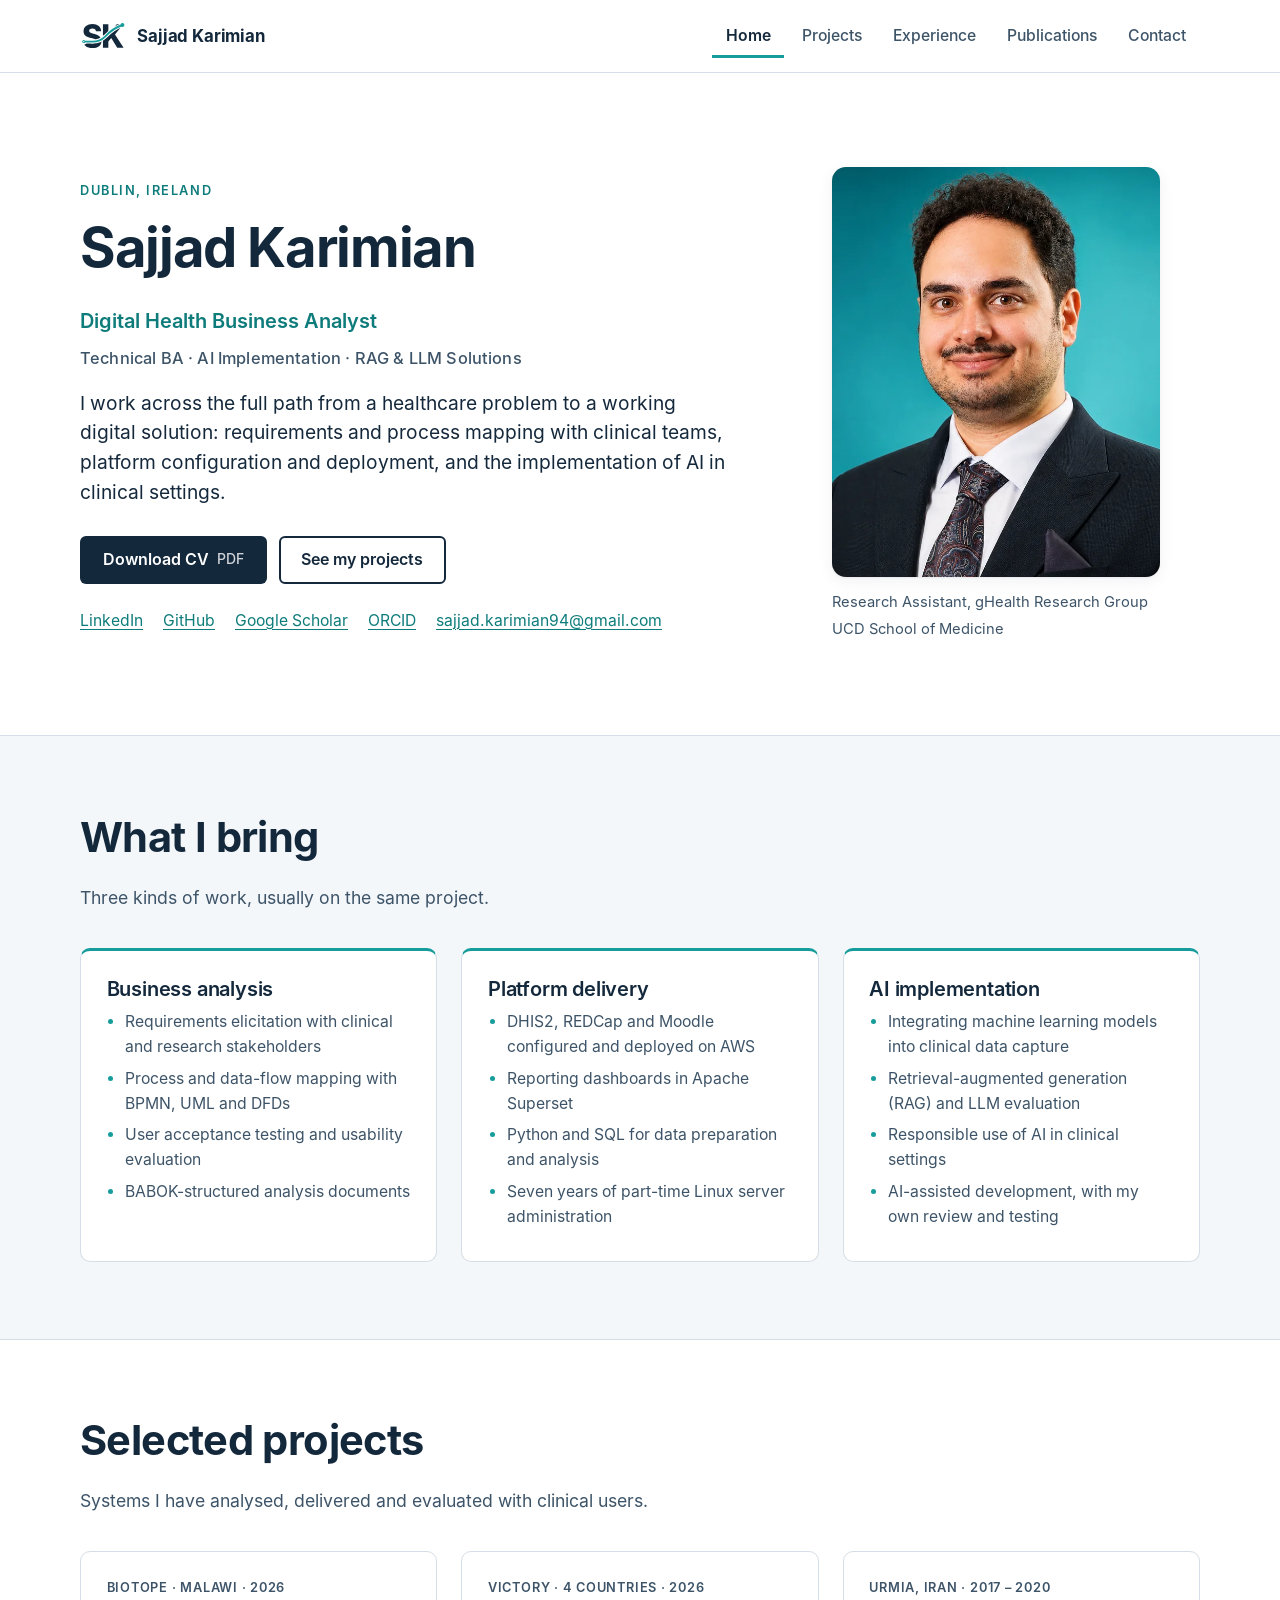
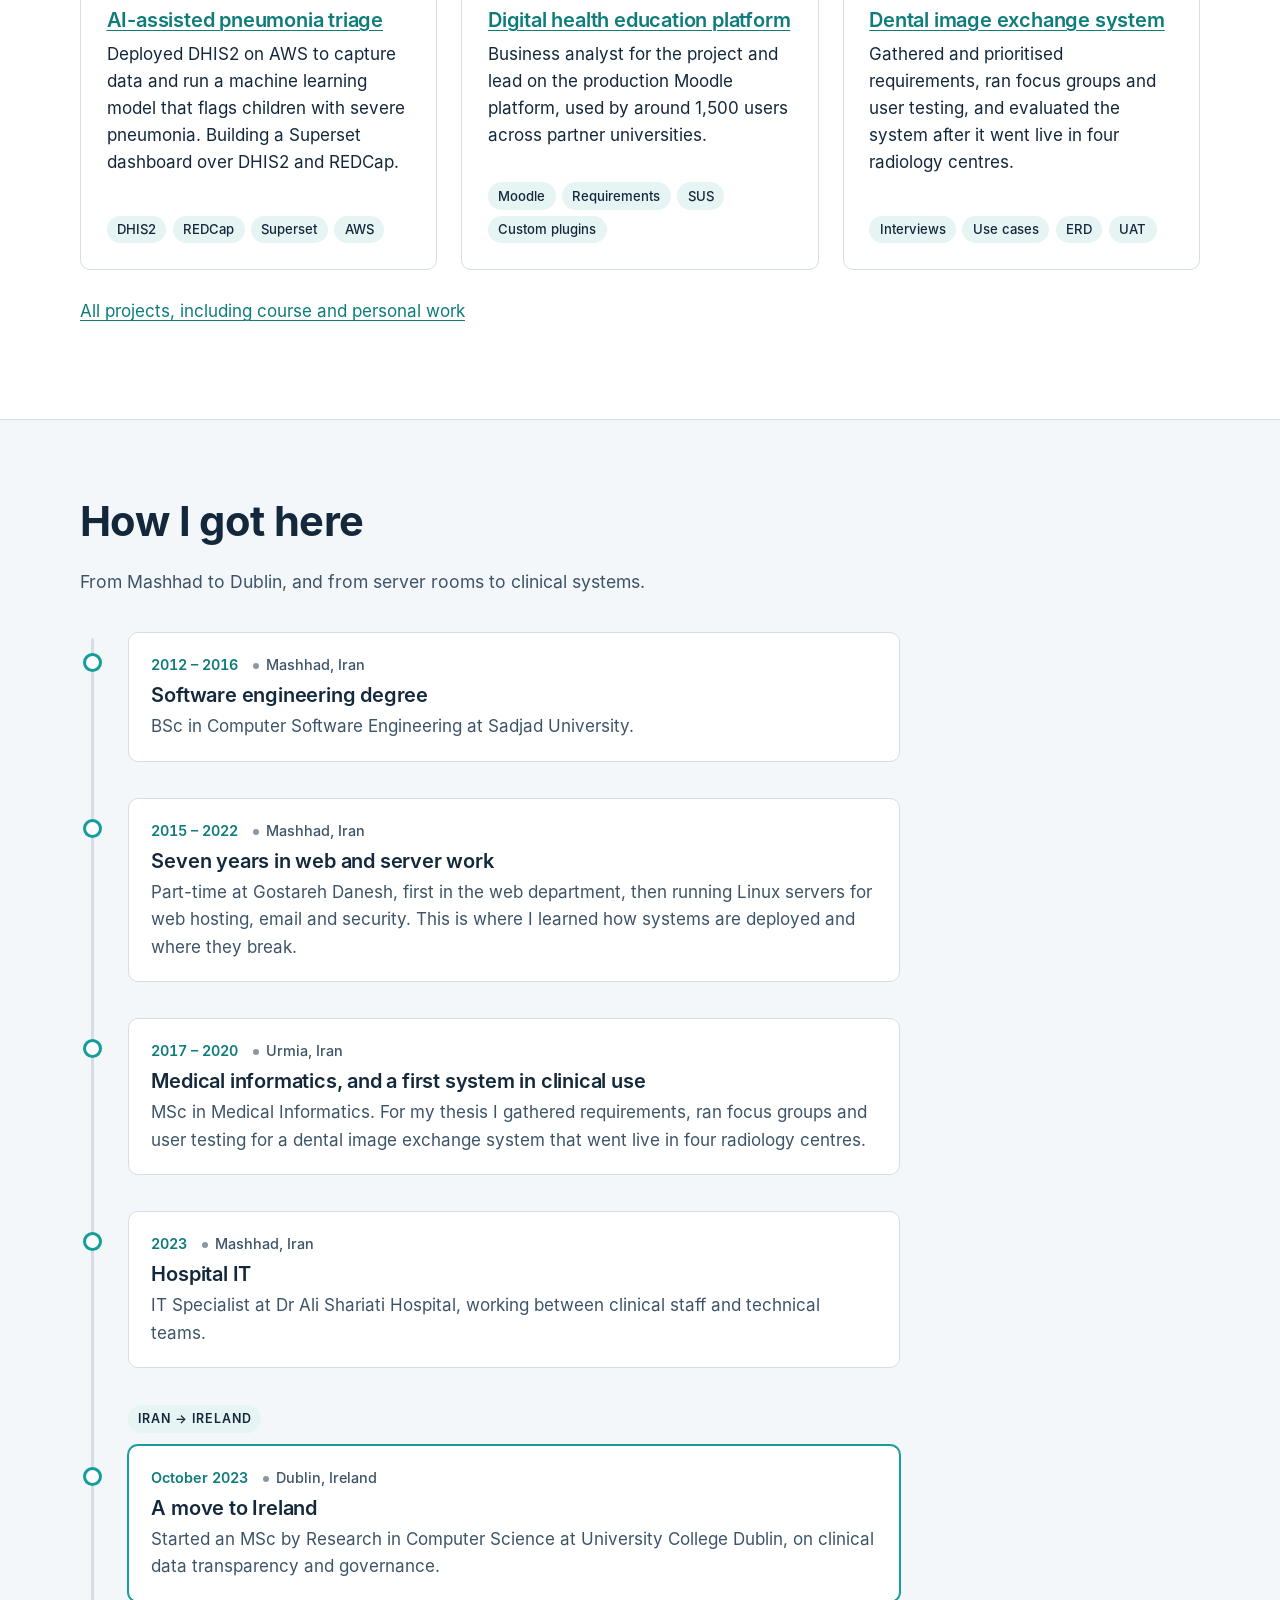
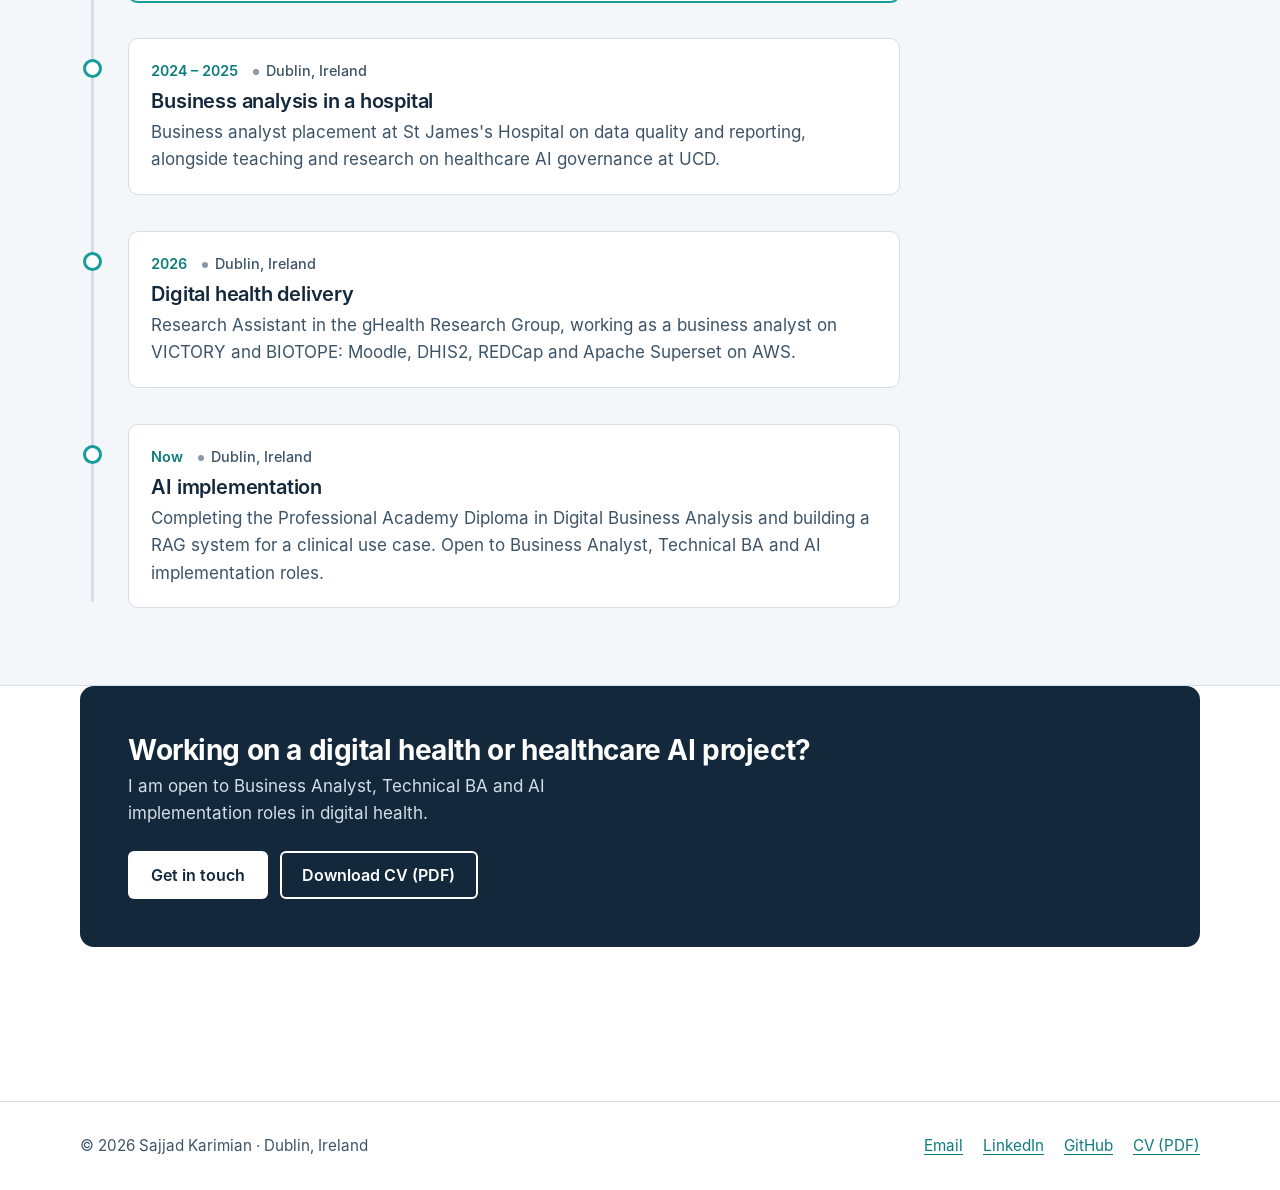
<file: index.html>
<!DOCTYPE html>
<html lang="en">
<head>
  <meta charset="utf-8">
  <meta name="viewport" content="width=device-width, initial-scale=1">
  <title>Sajjad Karimian | Digital Health Business Analyst</title>
  <meta name="description" content="Sajjad Karimian is a Digital Health Business Analyst in Dublin: requirements, platform delivery (DHIS2, REDCap, Moodle on AWS) and AI implementation in healthcare.">
  <link rel="canonical" href="https://www.sjka.site/">
  <meta property="og:type" content="website">
  <meta property="og:site_name" content="Sajjad Karimian">
  <meta property="og:title" content="Sajjad Karimian | Digital Health Business Analyst">
  <meta property="og:description" content="Sajjad Karimian is a Digital Health Business Analyst in Dublin: requirements, platform delivery (DHIS2, REDCap, Moodle on AWS) and AI implementation in healthcare.">
  <meta property="og:url" content="https://www.sjka.site/">
  <meta property="og:image" content="https://www.sjka.site/images/og-image.png">
  <meta name="twitter:card" content="summary_large_image">
  <meta name="theme-color" content="#14283C">
  <link rel="icon" href="/favicon.ico" sizes="any">
  <link rel="icon" href="/favicon.svg" type="image/svg+xml">
  <link rel="apple-touch-icon" href="/apple-touch-icon.png">
  <link rel="manifest" href="/site.webmanifest">
  <link rel="preload" href="fonts/inter-regular.woff2" as="font" type="font/woff2" crossorigin>
  <link rel="preload" href="fonts/inter-bold.woff2" as="font" type="font/woff2" crossorigin>
  <link rel="stylesheet" href="styles/main.css">
</head>
<body>
  <a class="skip-link" href="#main">Skip to main content</a>
  <header class="site-header">
    <div class="container header-inner">
      <a class="brand" href="index.html" aria-label="Sajjad Karimian, home">
        <img src="images/brand/logo-mark.svg" alt="" width="46" height="27">
        <span>Sajjad Karimian</span>
      </a>
      <nav class="site-nav" aria-label="Main">
        <ul>
          <li><a href="index.html" aria-current="page">Home</a></li>
          <li><a href="projects.html">Projects</a></li>
          <li><a href="experience.html">Experience</a></li>
          <li><a href="publications.html">Publications</a></li>
          <li><a href="contact.html">Contact</a></li>
        </ul>
      </nav>
    </div>
  </header>

  <main id="main">

    <section class="hero" aria-labelledby="hero-title">
      <div class="container hero-grid">
        <div>
          <span class="eyebrow">Dublin, Ireland</span>
          <h1 id="hero-title">Sajjad Karimian</h1>
          <p class="role">Digital Health Business Analyst</p>
          <p class="role-sub">Technical BA · AI Implementation · RAG &amp; LLM Solutions</p>
          <p class="lead">I work across the full path from a healthcare problem to a working digital solution: requirements and process mapping with clinical teams, platform configuration and deployment, and the implementation of AI in clinical settings.</p>
          <div class="btn-row">
            <a class="btn btn-primary" href="files/Sajjad_Karimian_CV.pdf">Download CV <span class="visually-hidden">(PDF, 3 pages)</span><span aria-hidden="true" class="small" style="font-weight:500;opacity:.8">PDF</span></a>
            <a class="btn btn-secondary" href="projects.html">See my projects</a>
          </div>
          <ul class="hero-links" aria-label="Profiles">
            <li><a href="https://www.linkedin.com/in/sajjad-karimian">LinkedIn</a></li>
            <li><a href="https://github.com/sajjadkarimian">GitHub</a></li>
            <li><a href="https://tinyurl.com/sajjadgoogle">Google Scholar</a></li>
            <li><a href="https://orcid.org/0000-0002-9772-144X">ORCID</a></li>
            <li><a href="mailto:sajjad.karimian94@gmail.com">sajjad.karimian94@gmail.com</a></li>
          </ul>
        </div>
        <figure class="hero-photo">
          <picture>
            <source srcset="images/profile.webp" type="image/webp">
            <img src="images/profile.jpg" width="640" height="800" alt="Portrait of Sajjad Karimian in a dark suit and tie">
          </picture>
          <figcaption><span>Research Assistant, gHealth Research Group</span><span>UCD School of Medicine</span></figcaption>
        </figure>
      </div>
    </section>

    <section class="section section-alt" aria-labelledby="what-title">
      <div class="container">
        <div class="section-head">
          <h2 id="what-title">What I bring</h2>
          <p>Three kinds of work, usually on the same project.</p>
        </div>
        <div class="grid-3">
          <article class="card capability">
            <h3>Business analysis</h3>
            <ul>
              <li>Requirements elicitation with clinical and research stakeholders</li>
              <li>Process and data-flow mapping with BPMN, UML and DFDs</li>
              <li>User acceptance testing and usability evaluation</li>
              <li>BABOK-structured analysis documents</li>
            </ul>
          </article>
          <article class="card capability">
            <h3>Platform delivery</h3>
            <ul>
              <li>DHIS2, REDCap and Moodle configured and deployed on AWS</li>
              <li>Reporting dashboards in Apache Superset</li>
              <li>Python and SQL for data preparation and analysis</li>
              <li>Seven years of part-time Linux server administration</li>
            </ul>
          </article>
          <article class="card capability">
            <h3>AI implementation</h3>
            <ul>
              <li>Integrating machine learning models into clinical data capture</li>
              <li>Retrieval-augmented generation (RAG) and LLM evaluation</li>
              <li>Responsible use of AI in clinical settings</li>
              <li>AI-assisted development, with my own review and testing</li>
            </ul>
          </article>
        </div>
      </div>
    </section>

    <section class="section" aria-labelledby="work-title">
      <div class="container">
        <div class="section-head">
          <h2 id="work-title">Selected projects</h2>
          <p>Systems I have analysed, delivered and evaluated with clinical users.</p>
        </div>
        <div class="grid-3">
          <article class="card work-card">
            <span class="tag">BIOTOPE · Malawi · 2026</span>
            <h3><a href="projects.html#biotope">AI-assisted pneumonia triage</a></h3>
            <p>Deployed DHIS2 on AWS to capture data and run a machine learning model that flags children with severe pneumonia. Building a Superset dashboard over DHIS2 and REDCap.</p>
            <div class="stack"><ul class="chips" aria-label="Tools and methods"><li>DHIS2</li><li>REDCap</li><li>Superset</li><li>AWS</li></ul></div>
          </article>
          <article class="card work-card">
            <span class="tag">VICTORY · 4 countries · 2026</span>
            <h3><a href="projects.html#victory">Digital health education platform</a></h3>
            <p>Business analyst for the project and lead on the production Moodle platform, used by around 1,500 users across partner universities.</p>
            <div class="stack"><ul class="chips" aria-label="Tools and methods"><li>Moodle</li><li>Requirements</li><li>SUS</li><li>Custom plugins</li></ul></div>
          </article>
          <article class="card work-card">
            <span class="tag">Urmia, Iran · 2017 – 2020</span>
            <h3><a href="projects.html#dental">Dental image exchange system</a></h3>
            <p>Gathered and prioritised requirements, ran focus groups and user testing, and evaluated the system after it went live in four radiology centres.</p>
            <div class="stack"><ul class="chips" aria-label="Tools and methods"><li>Interviews</li><li>Use cases</li><li>ERD</li><li>UAT</li></ul></div>
          </article>
        </div>
        <p style="margin-top:1.75rem"><a href="projects.html">All projects, including course and personal work</a></p>
      </div>
    </section>

    <section class="section section-alt story" aria-labelledby="story-title">
      <div class="container">
        <div class="section-head">
          <h2 id="story-title">How I got here</h2>
          <p>From Mashhad to Dublin, and from server rooms to clinical systems.</p>
        </div>
        <div class="story-wrap">
          <div class="story-track" aria-hidden="true"><div class="story-fill"></div></div>
          <ol class="story-list">
          <li class="story-step">
            <div class="story-marker" aria-hidden="true"></div>
            <div class="story-card">
              <p class="story-meta"><span class="story-when">2012 – 2016</span><span class="story-place">Mashhad, Iran</span></p>
              <h3>Software engineering degree</h3>
              <p>BSc in Computer Software Engineering at Sadjad University.</p>
            </div>
          </li>
          <li class="story-step">
            <div class="story-marker" aria-hidden="true"></div>
            <div class="story-card">
              <p class="story-meta"><span class="story-when">2015 – 2022</span><span class="story-place">Mashhad, Iran</span></p>
              <h3>Seven years in web and server work</h3>
              <p>Part-time at Gostareh Danesh, first in the web department, then running Linux servers for web hosting, email and security. This is where I learned how systems are deployed and where they break.</p>
            </div>
          </li>
          <li class="story-step">
            <div class="story-marker" aria-hidden="true"></div>
            <div class="story-card">
              <p class="story-meta"><span class="story-when">2017 – 2020</span><span class="story-place">Urmia, Iran</span></p>
              <h3>Medical informatics, and a first system in clinical use</h3>
              <p>MSc in Medical Informatics. For my thesis I gathered requirements, ran focus groups and user testing for a dental image exchange system that went live in four radiology centres.</p>
            </div>
          </li>
          <li class="story-step">
            <div class="story-marker" aria-hidden="true"></div>
            <div class="story-card">
              <p class="story-meta"><span class="story-when">2023</span><span class="story-place">Mashhad, Iran</span></p>
              <h3>Hospital IT</h3>
              <p>IT Specialist at Dr Ali Shariati Hospital, working between clinical staff and technical teams.</p>
            </div>
          </li>
          <li class="story-step" data-move="true">
            <div class="story-marker" aria-hidden="true"></div>
            <div class="story-card">
              <p class="story-meta"><span class="story-when">October 2023</span><span class="story-place">Dublin, Ireland</span></p>
              <h3>A move to Ireland</h3>
              <p>Started an MSc by Research in Computer Science at University College Dublin, on clinical data transparency and governance.</p>
            </div>
          </li>
          <li class="story-step">
            <div class="story-marker" aria-hidden="true"></div>
            <div class="story-card">
              <p class="story-meta"><span class="story-when">2024 – 2025</span><span class="story-place">Dublin, Ireland</span></p>
              <h3>Business analysis in a hospital</h3>
              <p>Business analyst placement at St James's Hospital on data quality and reporting, alongside teaching and research on healthcare AI governance at UCD.</p>
            </div>
          </li>
          <li class="story-step">
            <div class="story-marker" aria-hidden="true"></div>
            <div class="story-card">
              <p class="story-meta"><span class="story-when">2026</span><span class="story-place">Dublin, Ireland</span></p>
              <h3>Digital health delivery</h3>
              <p>Research Assistant in the gHealth Research Group, working as a business analyst on VICTORY and BIOTOPE: Moodle, DHIS2, REDCap and Apache Superset on AWS.</p>
            </div>
          </li>
          <li class="story-step">
            <div class="story-marker" aria-hidden="true"></div>
            <div class="story-card">
              <p class="story-meta"><span class="story-when">Now</span><span class="story-place">Dublin, Ireland</span></p>
              <h3>AI implementation</h3>
              <p>Completing the Professional Academy Diploma in Digital Business Analysis and building a RAG system for a clinical use case. Open to Business Analyst, Technical BA and AI implementation roles.</p>
            </div>
          </li>
          </ol>
        </div>
      </div>
    </section>

    <section class="section" aria-labelledby="cta-title" style="padding-top:0">
      <div class="container">
        <div class="cta-band">
          <div>
            <h2 id="cta-title">Working on a digital health or healthcare AI project?</h2>
            <p>I am open to Business Analyst, Technical BA and AI implementation roles in digital health.</p>
          </div>
          <div class="btn-row">
            <a class="btn btn-primary" href="contact.html">Get in touch</a>
            <a class="btn btn-secondary" href="files/Sajjad_Karimian_CV.pdf">Download CV (PDF)</a>
          </div>
        </div>
      </div>
    </section>
  </main>

  <footer class="site-footer">
    <div class="container footer-inner">
      <p style="margin:0">© 2026 Sajjad Karimian · Dublin, Ireland</p>
      <ul>
        <li><a href="mailto:sajjad.karimian94@gmail.com">Email</a></li>
        <li><a href="https://www.linkedin.com/in/sajjad-karimian">LinkedIn</a></li>
        <li><a href="https://github.com/sajjadkarimian">GitHub</a></li>
        <li><a href="files/Sajjad_Karimian_CV.pdf">CV (PDF)</a></li>
      </ul>
    </div>
  </footer>
  <script>
  (function () {
    var wrap = document.querySelector(".story-wrap");
    if (!wrap) return;
    var steps = wrap.querySelectorAll(".story-step");
    var fill = wrap.querySelector(".story-fill");
    var reduce = window.matchMedia("(prefers-reduced-motion: reduce)").matches;
    if (reduce || !("IntersectionObserver" in window)) {
      steps.forEach(function (s) { s.classList.add("is-visible"); });
      fill.style.transform = "scaleY(1)";
      return;
    }
    document.documentElement.classList.add("story-js");
    var io = new IntersectionObserver(function (entries) {
      entries.forEach(function (e) { if (e.isIntersecting) { e.target.classList.add("is-visible"); io.unobserve(e.target); } });
    }, { rootMargin: "0px 0px -20% 0px", threshold: 0.15 });
    steps.forEach(function (s) { io.observe(s); });
    var ticking = false;
    function update() {
      var r = wrap.getBoundingClientRect();
      var vh = window.innerHeight;
      var p = (vh * 0.6 - r.top) / r.height;
      p = Math.max(0, Math.min(1, p));
      fill.style.transform = "scaleY(" + p.toFixed(3) + ")";
      steps.forEach(function (s) {
        var sr = s.getBoundingClientRect();
        s.classList.toggle("is-current", sr.top < vh * 0.6 && sr.bottom > vh * 0.6);
      });
      ticking = false;
    }
    window.addEventListener("scroll", function () { if (!ticking) { ticking = true; requestAnimationFrame(update); } }, { passive: true });
    window.addEventListener("resize", update);
    update();
  })();
  </script>
</body>
</html>
</file>
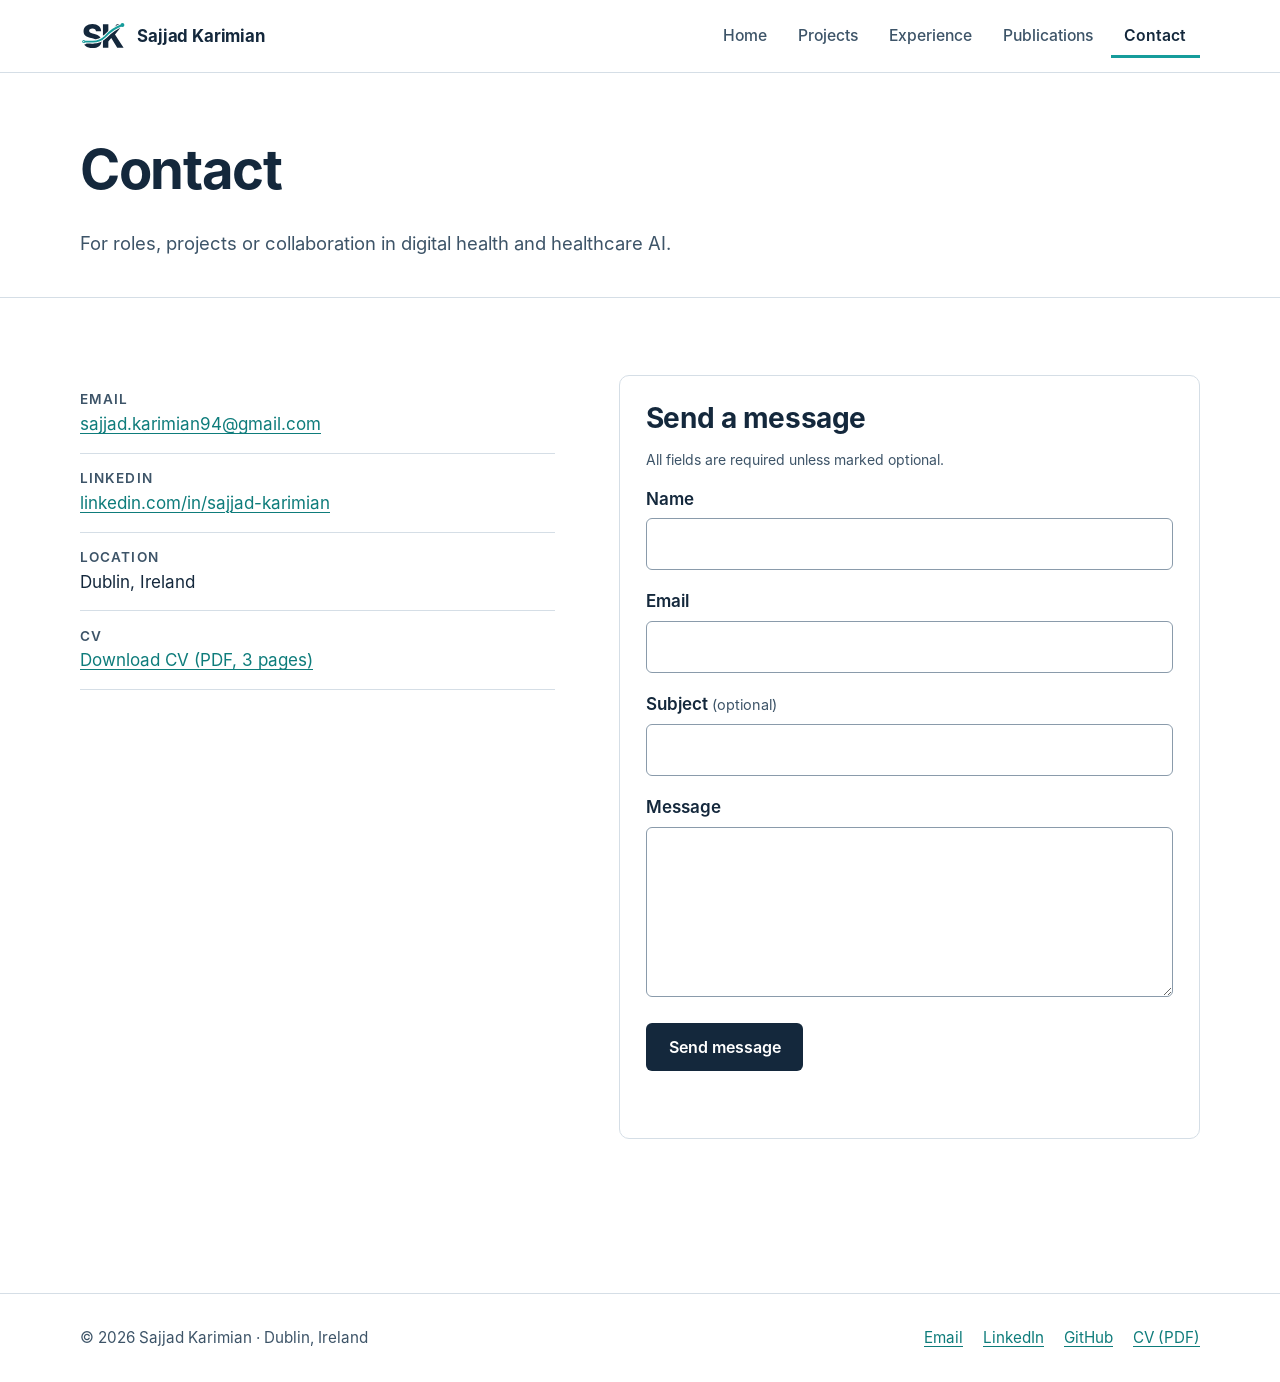
<file: contact.html>
<!DOCTYPE html>
<html lang="en">
<head>
  <meta charset="utf-8">
  <meta name="viewport" content="width=device-width, initial-scale=1">
  <title>Contact | Sajjad Karimian</title>
  <meta name="description" content="Contact Sajjad Karimian about Business Analyst, Technical BA and AI implementation roles in digital health.">
  <link rel="canonical" href="https://www.sjka.site/contact.html">
  <meta property="og:type" content="website">
  <meta property="og:site_name" content="Sajjad Karimian">
  <meta property="og:title" content="Contact | Sajjad Karimian">
  <meta property="og:description" content="Contact Sajjad Karimian about Business Analyst, Technical BA and AI implementation roles in digital health.">
  <meta property="og:url" content="https://www.sjka.site/contact.html">
  <meta property="og:image" content="https://www.sjka.site/images/og-image.png">
  <meta name="twitter:card" content="summary_large_image">
  <meta name="theme-color" content="#14283C">
  <link rel="icon" href="/favicon.ico" sizes="any">
  <link rel="icon" href="/favicon.svg" type="image/svg+xml">
  <link rel="apple-touch-icon" href="/apple-touch-icon.png">
  <link rel="manifest" href="/site.webmanifest">
  <link rel="preload" href="fonts/inter-regular.woff2" as="font" type="font/woff2" crossorigin>
  <link rel="preload" href="fonts/inter-bold.woff2" as="font" type="font/woff2" crossorigin>
  <link rel="stylesheet" href="styles/main.css">
</head>
<body>
  <a class="skip-link" href="#main">Skip to main content</a>
  <header class="site-header">
    <div class="container header-inner">
      <a class="brand" href="index.html" aria-label="Sajjad Karimian, home">
        <img src="images/brand/logo-mark.svg" alt="" width="46" height="27">
        <span>Sajjad Karimian</span>
      </a>
      <nav class="site-nav" aria-label="Main">
        <ul>
          <li><a href="index.html">Home</a></li>
          <li><a href="projects.html">Projects</a></li>
          <li><a href="experience.html">Experience</a></li>
          <li><a href="publications.html">Publications</a></li>
          <li><a href="contact.html" aria-current="page">Contact</a></li>
        </ul>
      </nav>
    </div>
  </header>

  <main id="main">

    <section class="page-intro">
      <div class="container">
        <h1>Contact</h1>
        <p>For roles, projects or collaboration in digital health and healthcare AI.</p>
      </div>
    </section>
    <section class="section">
      <div class="container contact-grid">
        <div>
          <h2 class="visually-hidden">Contact details</h2>
          <ul class="contact-details">
            <li><span class="label">Email</span><a href="mailto:sajjad.karimian94@gmail.com">sajjad.karimian94@gmail.com</a></li>
            <li><span class="label">LinkedIn</span><a href="https://www.linkedin.com/in/sajjad-karimian">linkedin.com/in/sajjad-karimian</a></li>
            <li><span class="label">Location</span>Dublin, Ireland</li>
            <li><span class="label">CV</span><a href="files/Sajjad_Karimian_CV.pdf">Download CV (PDF, 3 pages)</a></li>
          </ul>
        </div>
        <form id="contact-form" class="card" novalidate aria-labelledby="form-title">
          <h2 id="form-title" style="font-size:var(--step-2)">Send a message</h2>
          <p class="muted small">All fields are required unless marked optional.</p>
          <div class="form-field"><label for="cf-name">Name</label><input class="input" id="cf-name" name="name" type="text" autocomplete="name" required></div>
          <div class="form-field"><label for="cf-email">Email</label><input class="input" id="cf-email" name="email" type="email" autocomplete="email" required></div>
          <div class="form-field"><label for="cf-subject">Subject <span class="hint">(optional)</span></label><input class="input" id="cf-subject" name="subject" type="text"></div>
          <div class="form-field"><label for="cf-message">Message</label><textarea id="cf-message" name="message" required></textarea></div>
          <button id="submit-button" class="btn btn-primary" type="submit">Send message</button>
          <p id="form-status" class="form-status" role="status" aria-live="polite"></p>
        </form>
      </div>
    </section>
  </main>

  <footer class="site-footer">
    <div class="container footer-inner">
      <p style="margin:0">© 2026 Sajjad Karimian · Dublin, Ireland</p>
      <ul>
        <li><a href="mailto:sajjad.karimian94@gmail.com">Email</a></li>
        <li><a href="https://www.linkedin.com/in/sajjad-karimian">LinkedIn</a></li>
        <li><a href="https://github.com/sajjadkarimian">GitHub</a></li>
        <li><a href="files/Sajjad_Karimian_CV.pdf">CV (PDF)</a></li>
      </ul>
    </div>
  </footer>
  <script>
    const form = document.getElementById("contact-form");
    const statusEl = document.getElementById("form-status");
    const button = document.getElementById("submit-button");
    form.addEventListener("submit", async (event) => {
      event.preventDefault();
      statusEl.className = "form-status";
      const invalid = [...form.querySelectorAll("[required]")].find((f) => !f.checkValidity());
      form.querySelectorAll("[required]").forEach((f) => f.setAttribute("aria-invalid", String(!f.checkValidity())));
      if (invalid) {
        statusEl.textContent = invalid.type === "email" && invalid.value ? "Please enter a valid email address." : "Please fill in your " + form.querySelector('label[for="' + invalid.id + '"]').textContent.toLowerCase() + ".";
        statusEl.classList.add("error");
        invalid.focus();
        return;
      }
      button.disabled = true; button.textContent = "Sending…"; statusEl.textContent = "Sending your message…";
      try {
        const response = await fetch("https://formspree.io/f/mbdwyvjj", { method: "POST", body: new FormData(form), headers: { Accept: "application/json" } });
        if (response.ok) { statusEl.textContent = "Thank you. Your message has been sent."; statusEl.classList.add("success"); form.reset(); }
        else { statusEl.textContent = "The message could not be sent. Please email me directly."; statusEl.classList.add("error"); }
      } catch (e) {
        statusEl.textContent = "Network error. Please try again or email me directly."; statusEl.classList.add("error");
      }
      button.disabled = false; button.textContent = "Send message";
    });
  </script>
</body>
</html>
</file>
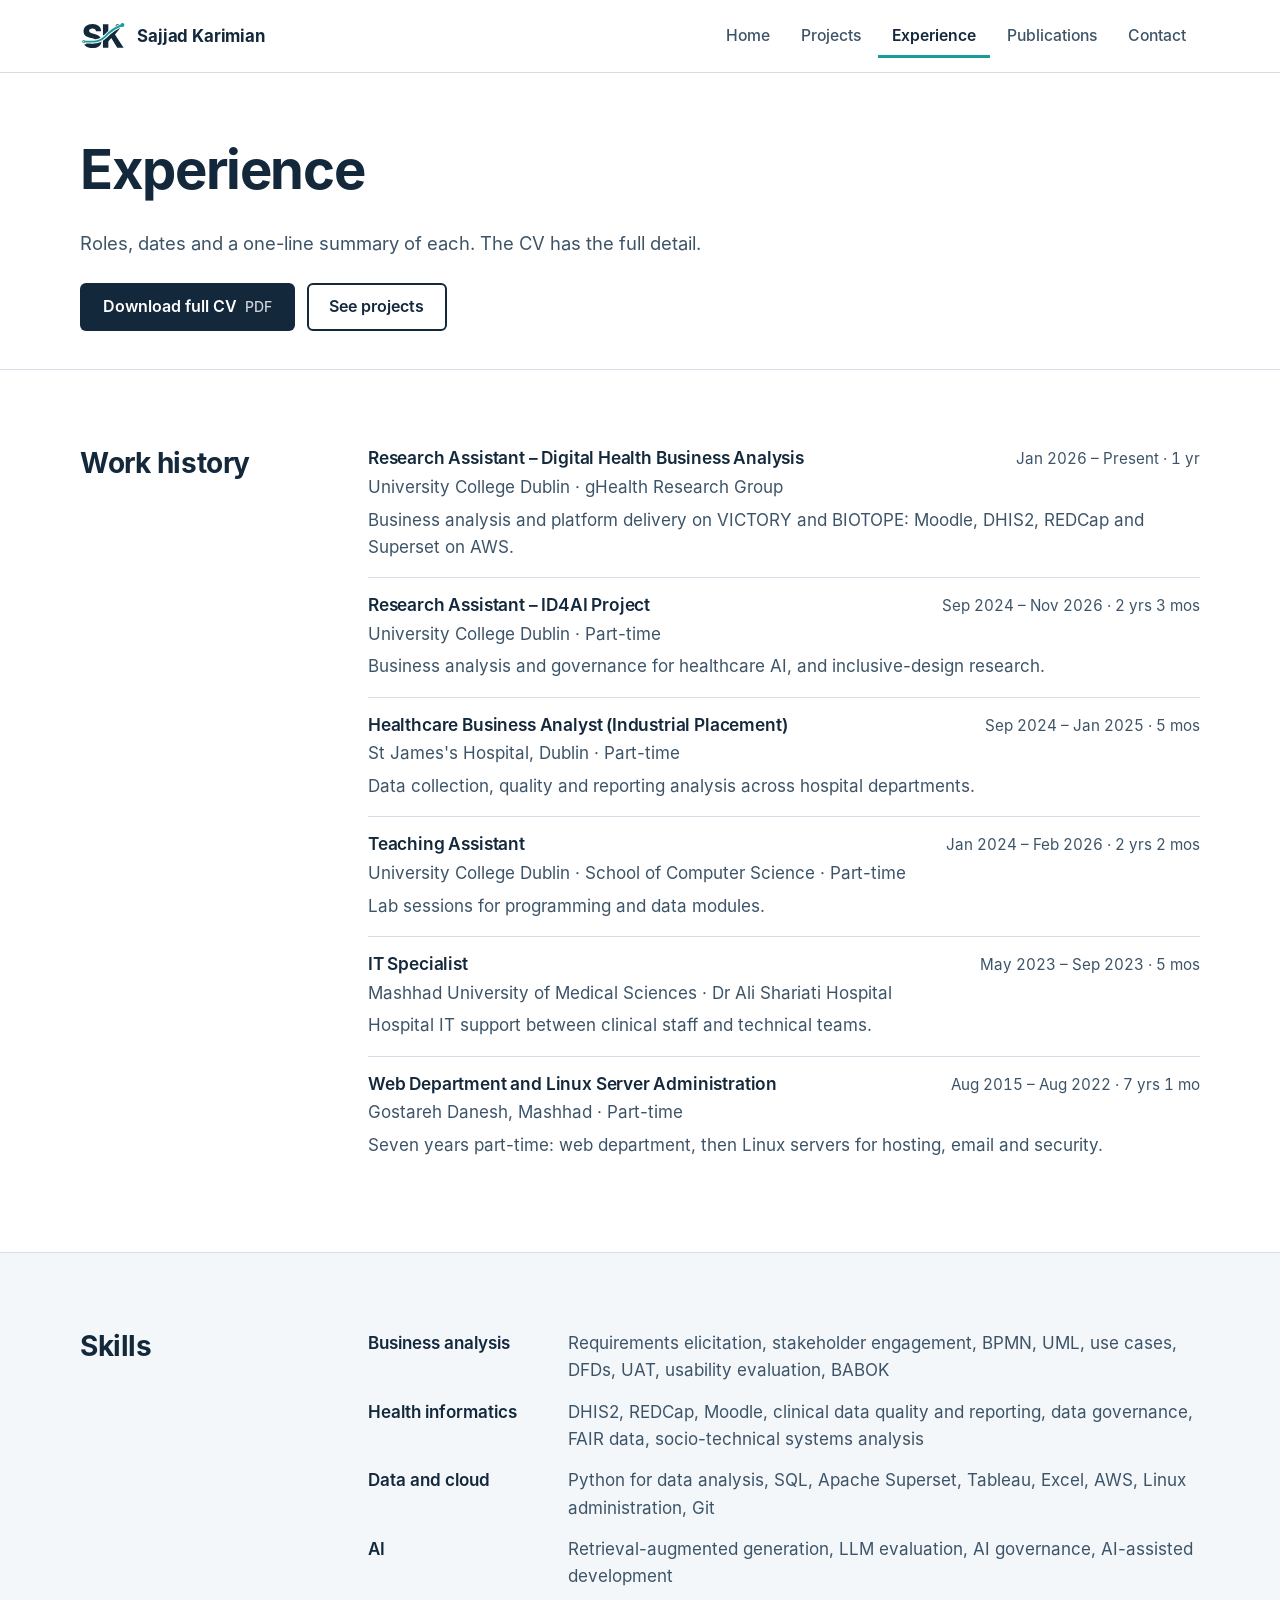
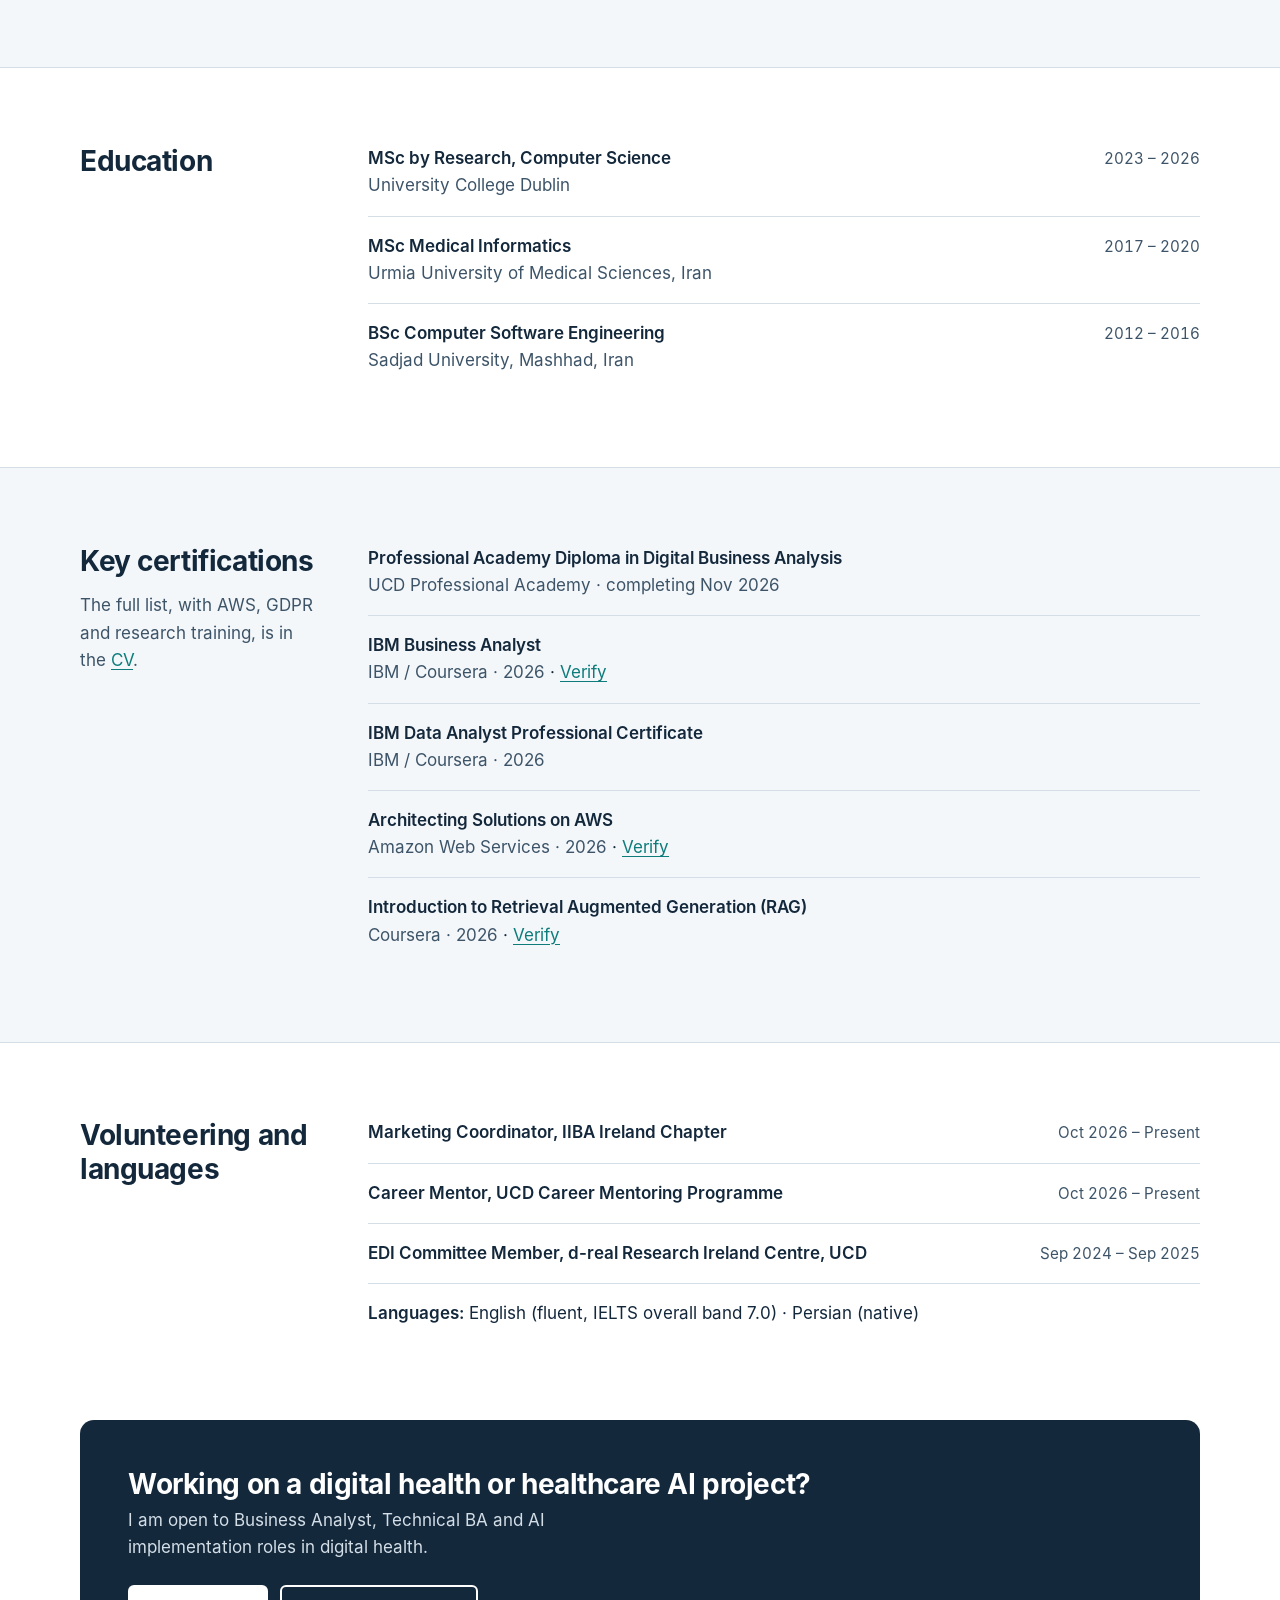
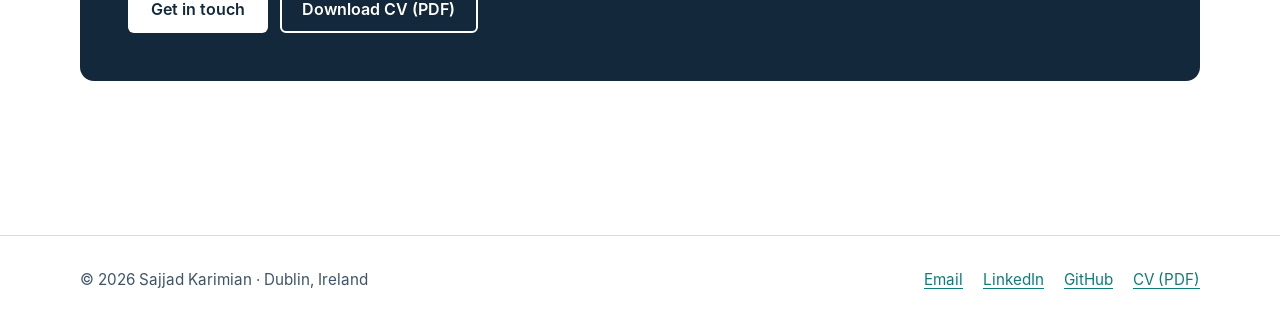
<file: experience.html>
<!DOCTYPE html>
<html lang="en">
<head>
  <meta charset="utf-8">
  <meta name="viewport" content="width=device-width, initial-scale=1">
  <title>Experience | Sajjad Karimian</title>
  <meta name="description" content="Experience, skills, education and certifications of Sajjad Karimian, Digital Health Business Analyst at University College Dublin.">
  <link rel="canonical" href="https://www.sjka.site/experience.html">
  <meta property="og:type" content="website">
  <meta property="og:site_name" content="Sajjad Karimian">
  <meta property="og:title" content="Experience | Sajjad Karimian">
  <meta property="og:description" content="Experience, skills, education and certifications of Sajjad Karimian, Digital Health Business Analyst at University College Dublin.">
  <meta property="og:url" content="https://www.sjka.site/experience.html">
  <meta property="og:image" content="https://www.sjka.site/images/og-image.png">
  <meta name="twitter:card" content="summary_large_image">
  <meta name="theme-color" content="#14283C">
  <link rel="icon" href="/favicon.ico" sizes="any">
  <link rel="icon" href="/favicon.svg" type="image/svg+xml">
  <link rel="apple-touch-icon" href="/apple-touch-icon.png">
  <link rel="manifest" href="/site.webmanifest">
  <link rel="preload" href="fonts/inter-regular.woff2" as="font" type="font/woff2" crossorigin>
  <link rel="preload" href="fonts/inter-bold.woff2" as="font" type="font/woff2" crossorigin>
  <link rel="stylesheet" href="styles/main.css">
</head>
<body>
  <a class="skip-link" href="#main">Skip to main content</a>
  <header class="site-header">
    <div class="container header-inner">
      <a class="brand" href="index.html" aria-label="Sajjad Karimian, home">
        <img src="images/brand/logo-mark.svg" alt="" width="46" height="27">
        <span>Sajjad Karimian</span>
      </a>
      <nav class="site-nav" aria-label="Main">
        <ul>
          <li><a href="index.html">Home</a></li>
          <li><a href="projects.html">Projects</a></li>
          <li><a href="experience.html" aria-current="page">Experience</a></li>
          <li><a href="publications.html">Publications</a></li>
          <li><a href="contact.html">Contact</a></li>
        </ul>
      </nav>
    </div>
  </header>

  <main id="main">

    <section class="page-intro">
      <div class="container">
        <h1>Experience</h1>
        <p>Roles, dates and a one-line summary of each. The CV has the full detail.</p>
        <div class="btn-row" style="margin-top:1.5rem"><a class="btn btn-primary" href="files/Sajjad_Karimian_CV.pdf">Download full CV <span class="visually-hidden">(PDF, 3 pages)</span><span aria-hidden="true" class="small" style="font-weight:500;opacity:.8">PDF</span></a><a class="btn btn-secondary" href="projects.html">See projects</a></div>
      </div>
    </section>

    <section class="section" aria-labelledby="exp-title">
      <div class="container split">
        <div><h2 id="exp-title">Work history</h2></div>
        <ol class="plain-list job-list">
          <li>
            <div class="row-between"><h3>Research Assistant – Digital Health Business Analysis</h3><span class="when">Jan 2026 – Present · <span class="dur" data-start="2026-01">11 mos</span></span></div>
            <p class="tl-org" style="margin:.15rem 0 .35rem">University College Dublin · gHealth Research Group</p>
            <p class="muted" style="margin:0">Business analysis and platform delivery on VICTORY and BIOTOPE: Moodle, DHIS2, REDCap and Superset on AWS.</p>
          </li>
          <li>
            <div class="row-between"><h3>Research Assistant – ID4AI Project</h3><span class="when">Sep 2024 – Nov 2026 · <span class="dur">2 yrs 3 mos</span></span></div>
            <p class="tl-org" style="margin:.15rem 0 .35rem">University College Dublin · Part-time</p>
            <p class="muted" style="margin:0">Business analysis and governance for healthcare AI, and inclusive-design research.</p>
          </li>
          <li>
            <div class="row-between"><h3>Healthcare Business Analyst (Industrial Placement)</h3><span class="when">Sep 2024 – Jan 2025 · <span class="dur">5 mos</span></span></div>
            <p class="tl-org" style="margin:.15rem 0 .35rem">St James's Hospital, Dublin · Part-time</p>
            <p class="muted" style="margin:0">Data collection, quality and reporting analysis across hospital departments.</p>
          </li>
          <li>
            <div class="row-between"><h3>Teaching Assistant</h3><span class="when">Jan 2024 – Feb 2026 · <span class="dur">2 yrs 2 mos</span></span></div>
            <p class="tl-org" style="margin:.15rem 0 .35rem">University College Dublin · School of Computer Science · Part-time</p>
            <p class="muted" style="margin:0">Lab sessions for programming and data modules.</p>
          </li>
          <li>
            <div class="row-between"><h3>IT Specialist</h3><span class="when">May 2023 – Sep 2023 · <span class="dur">5 mos</span></span></div>
            <p class="tl-org" style="margin:.15rem 0 .35rem">Mashhad University of Medical Sciences · Dr Ali Shariati Hospital</p>
            <p class="muted" style="margin:0">Hospital IT support between clinical staff and technical teams.</p>
          </li>
          <li>
            <div class="row-between"><h3>Web Department and Linux Server Administration</h3><span class="when">Aug 2015 – Aug 2022 · <span class="dur">7 yrs 1 mo</span></span></div>
            <p class="tl-org" style="margin:.15rem 0 .35rem">Gostareh Danesh, Mashhad · Part-time</p>
            <p class="muted" style="margin:0">Seven years part-time: web department, then Linux servers for hosting, email and security.</p>
          </li>
        </ol>
      </div>
    </section>

    <section class="section section-alt" aria-labelledby="skills-title">
      <div class="container split">
        <div><h2 id="skills-title">Skills</h2></div>
        <dl class="kv">
          <dt>Business analysis</dt><dd>Requirements elicitation, stakeholder engagement, BPMN, UML, use cases, DFDs, UAT, usability evaluation, BABOK</dd>
          <dt>Health informatics</dt><dd>DHIS2, REDCap, Moodle, clinical data quality and reporting, data governance, FAIR data, socio-technical systems analysis</dd>
          <dt>Data and cloud</dt><dd>Python for data analysis, SQL, Apache Superset, Tableau, Excel, AWS, Linux administration, Git</dd>
          <dt>AI</dt><dd>Retrieval-augmented generation, LLM evaluation, AI governance, AI-assisted development</dd>
        </dl>
      </div>
    </section>

    <section class="section" aria-labelledby="edu-title">
      <div class="container split">
        <div><h2 id="edu-title">Education</h2></div>
        <ul class="plain-list">
          <li><div class="row-between"><strong>MSc by Research, Computer Science</strong><span class="when">2023 – 2026</span></div><span class="muted">University College Dublin</span></li>
          <li><div class="row-between"><strong>MSc Medical Informatics</strong><span class="when">2017 – 2020</span></div><span class="muted">Urmia University of Medical Sciences, Iran</span></li>
          <li><div class="row-between"><strong>BSc Computer Software Engineering</strong><span class="when">2012 – 2016</span></div><span class="muted">Sadjad University, Mashhad, Iran</span></li>
        </ul>
      </div>
    </section>

    <section class="section section-alt" aria-labelledby="cert-title">
      <div class="container split">
        <div><h2 id="cert-title">Key certifications</h2><p class="muted">The full list, with AWS, GDPR and research training, is in the <a href="files/Sajjad_Karimian_CV.pdf">CV</a>.</p></div>
        <ul class="plain-list"><li><strong>Professional Academy Diploma in Digital Business Analysis</strong><br><span class="muted">UCD Professional Academy · completing Nov 2026</span></li><li><strong>IBM Business Analyst</strong><br><span class="muted">IBM / Coursera · 2026</span> · <a href="https://www.coursera.org/account/accomplishments/specialization/4TPGEYSSFHPP">Verify<span class="visually-hidden"> IBM Business Analyst</span></a></li><li><strong>IBM Data Analyst Professional Certificate</strong><br><span class="muted">IBM / Coursera · 2026</span></li><li><strong>Architecting Solutions on AWS</strong><br><span class="muted">Amazon Web Services · 2026</span> · <a href="https://www.coursera.org/account/accomplishments/records/4U0XR594T192">Verify<span class="visually-hidden"> Architecting Solutions on AWS</span></a></li><li><strong>Introduction to Retrieval Augmented Generation (RAG)</strong><br><span class="muted">Coursera · 2026</span> · <a href="https://www.coursera.org/account/accomplishments/records/FPBUETKCVOYM">Verify<span class="visually-hidden"> Introduction to Retrieval Augmented Generation (RAG)</span></a></li></ul>
      </div>
    </section>

    <section class="section" aria-labelledby="vol-title">
      <div class="container split">
        <div><h2 id="vol-title">Volunteering and languages</h2></div>
        <ul class="plain-list">
          <li><div class="row-between"><strong>Marketing Coordinator, IIBA Ireland Chapter</strong><span class="when">Oct 2026 – Present</span></div></li>
          <li><div class="row-between"><strong>Career Mentor, UCD Career Mentoring Programme</strong><span class="when">Oct 2026 – Present</span></div></li>
          <li><div class="row-between"><strong>EDI Committee Member, d-real Research Ireland Centre, UCD</strong><span class="when">Sep 2024 – Sep 2025</span></div></li>
          <li><strong>Languages:</strong> English (fluent, IELTS overall band 7.0) · Persian (native)</li>
        </ul>
      </div>
    </section>

    <section class="section" aria-labelledby="cta-title" style="padding-top:0">
      <div class="container">
        <div class="cta-band">
          <div>
            <h2 id="cta-title">Working on a digital health or healthcare AI project?</h2>
            <p>I am open to Business Analyst, Technical BA and AI implementation roles in digital health.</p>
          </div>
          <div class="btn-row">
            <a class="btn btn-primary" href="contact.html">Get in touch</a>
            <a class="btn btn-secondary" href="files/Sajjad_Karimian_CV.pdf">Download CV (PDF)</a>
          </div>
        </div>
      </div>
    </section>
  </main>

  <footer class="site-footer">
    <div class="container footer-inner">
      <p style="margin:0">© 2026 Sajjad Karimian · Dublin, Ireland</p>
      <ul>
        <li><a href="mailto:sajjad.karimian94@gmail.com">Email</a></li>
        <li><a href="https://www.linkedin.com/in/sajjad-karimian">LinkedIn</a></li>
        <li><a href="https://github.com/sajjadkarimian">GitHub</a></li>
        <li><a href="files/Sajjad_Karimian_CV.pdf">CV (PDF)</a></li>
      </ul>
    </div>
  </footer>
  <script>
  document.querySelectorAll(".dur[data-start]").forEach(function (el) {
    var p = el.dataset.start.split("-"), now = new Date();
    var n = (now.getFullYear() - +p[0]) * 12 + now.getMonth() - (+p[1] - 1) + 1;
    var y = Math.floor(n / 12), m = n % 12, out = [];
    if (y) out.push(y + (y > 1 ? " yrs" : " yr"));
    if (m) out.push(m + (m > 1 ? " mos" : " mo"));
    if (n > 0) el.textContent = out.join(" ");
  });
  </script>
</body>
</html>
</file>
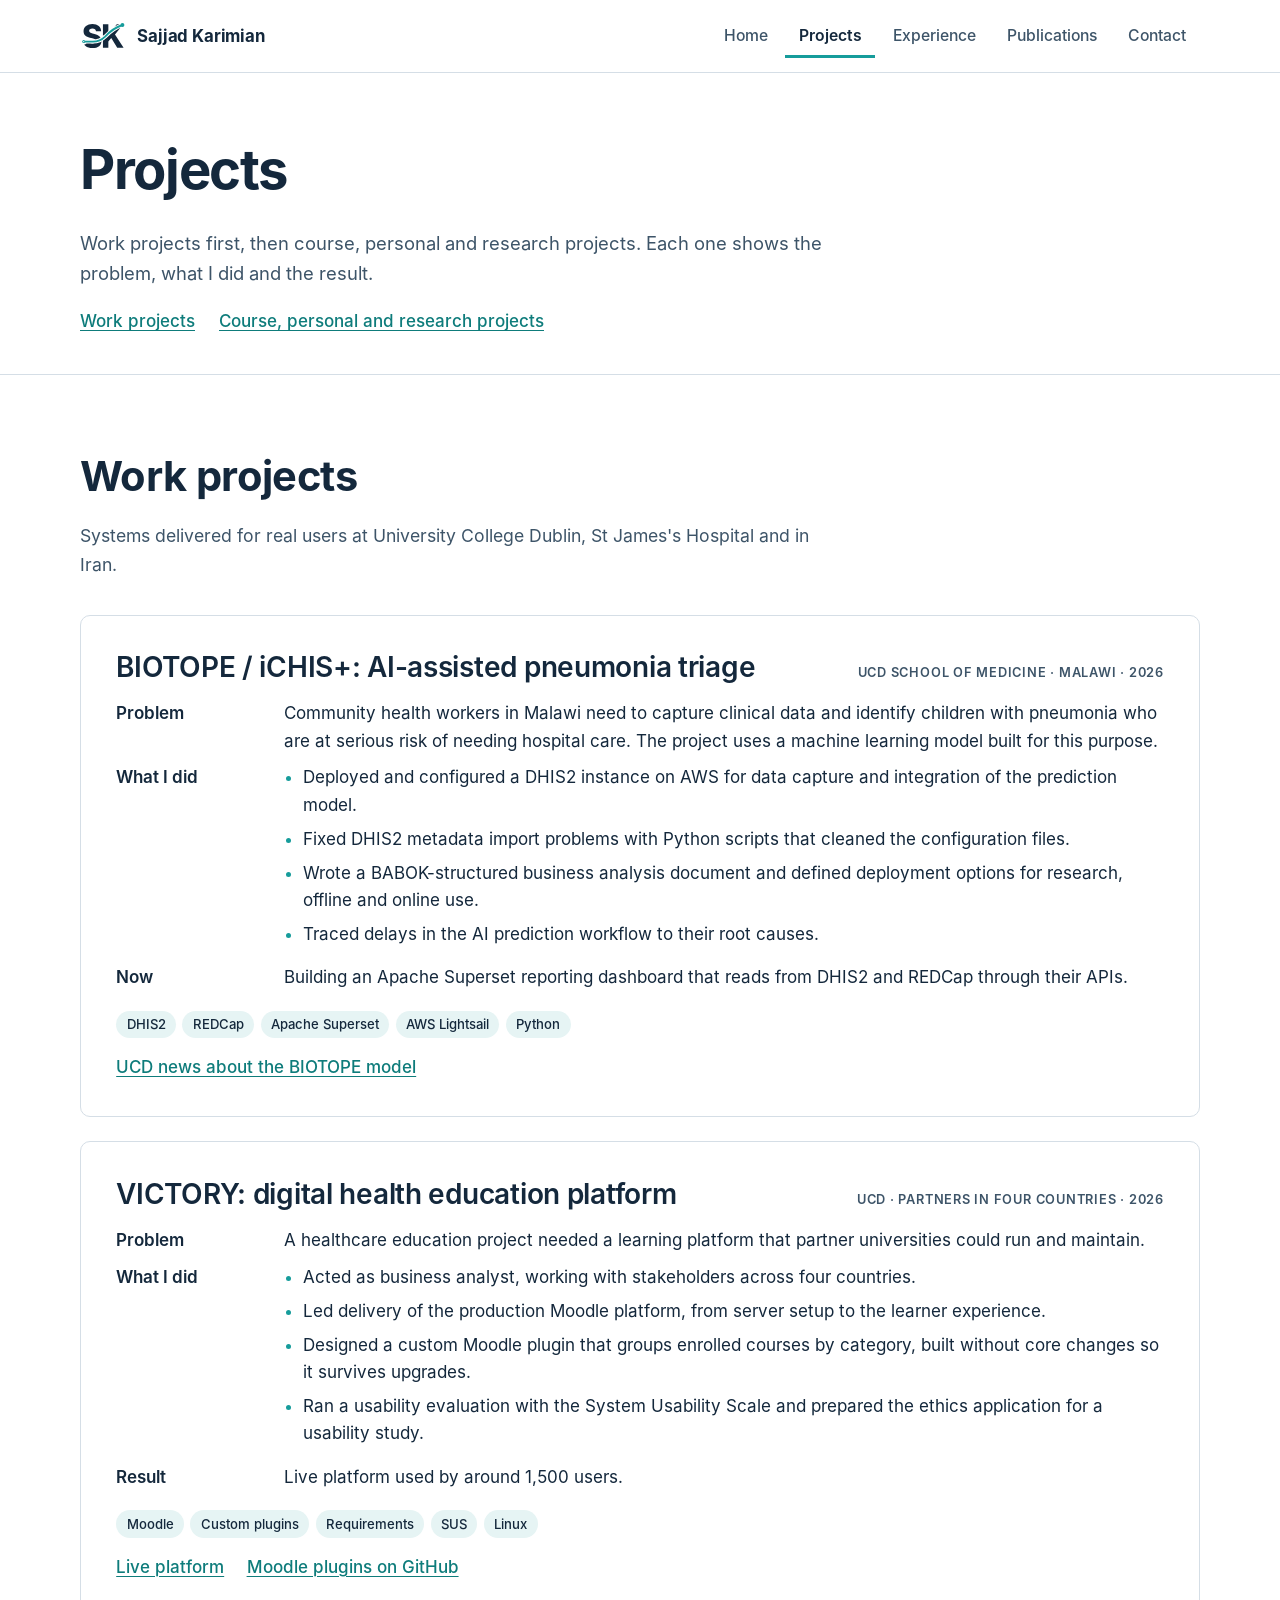
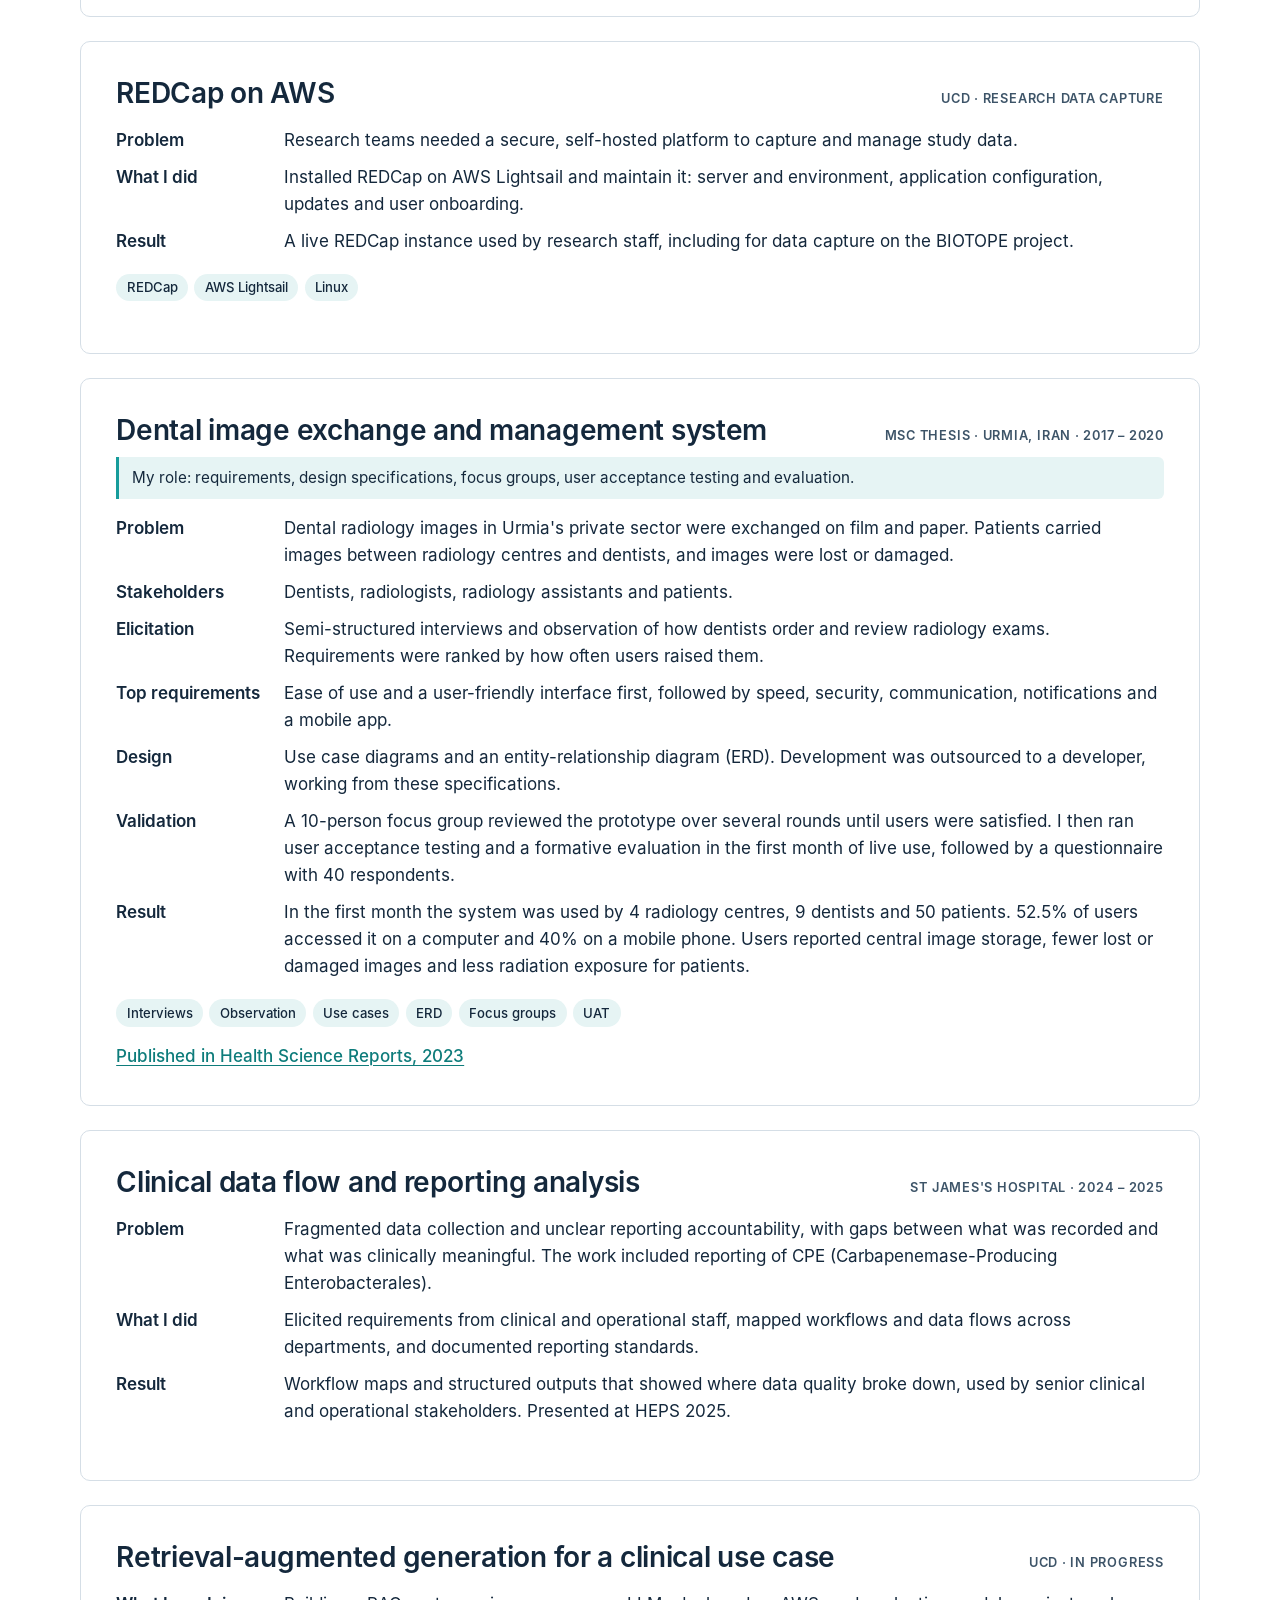
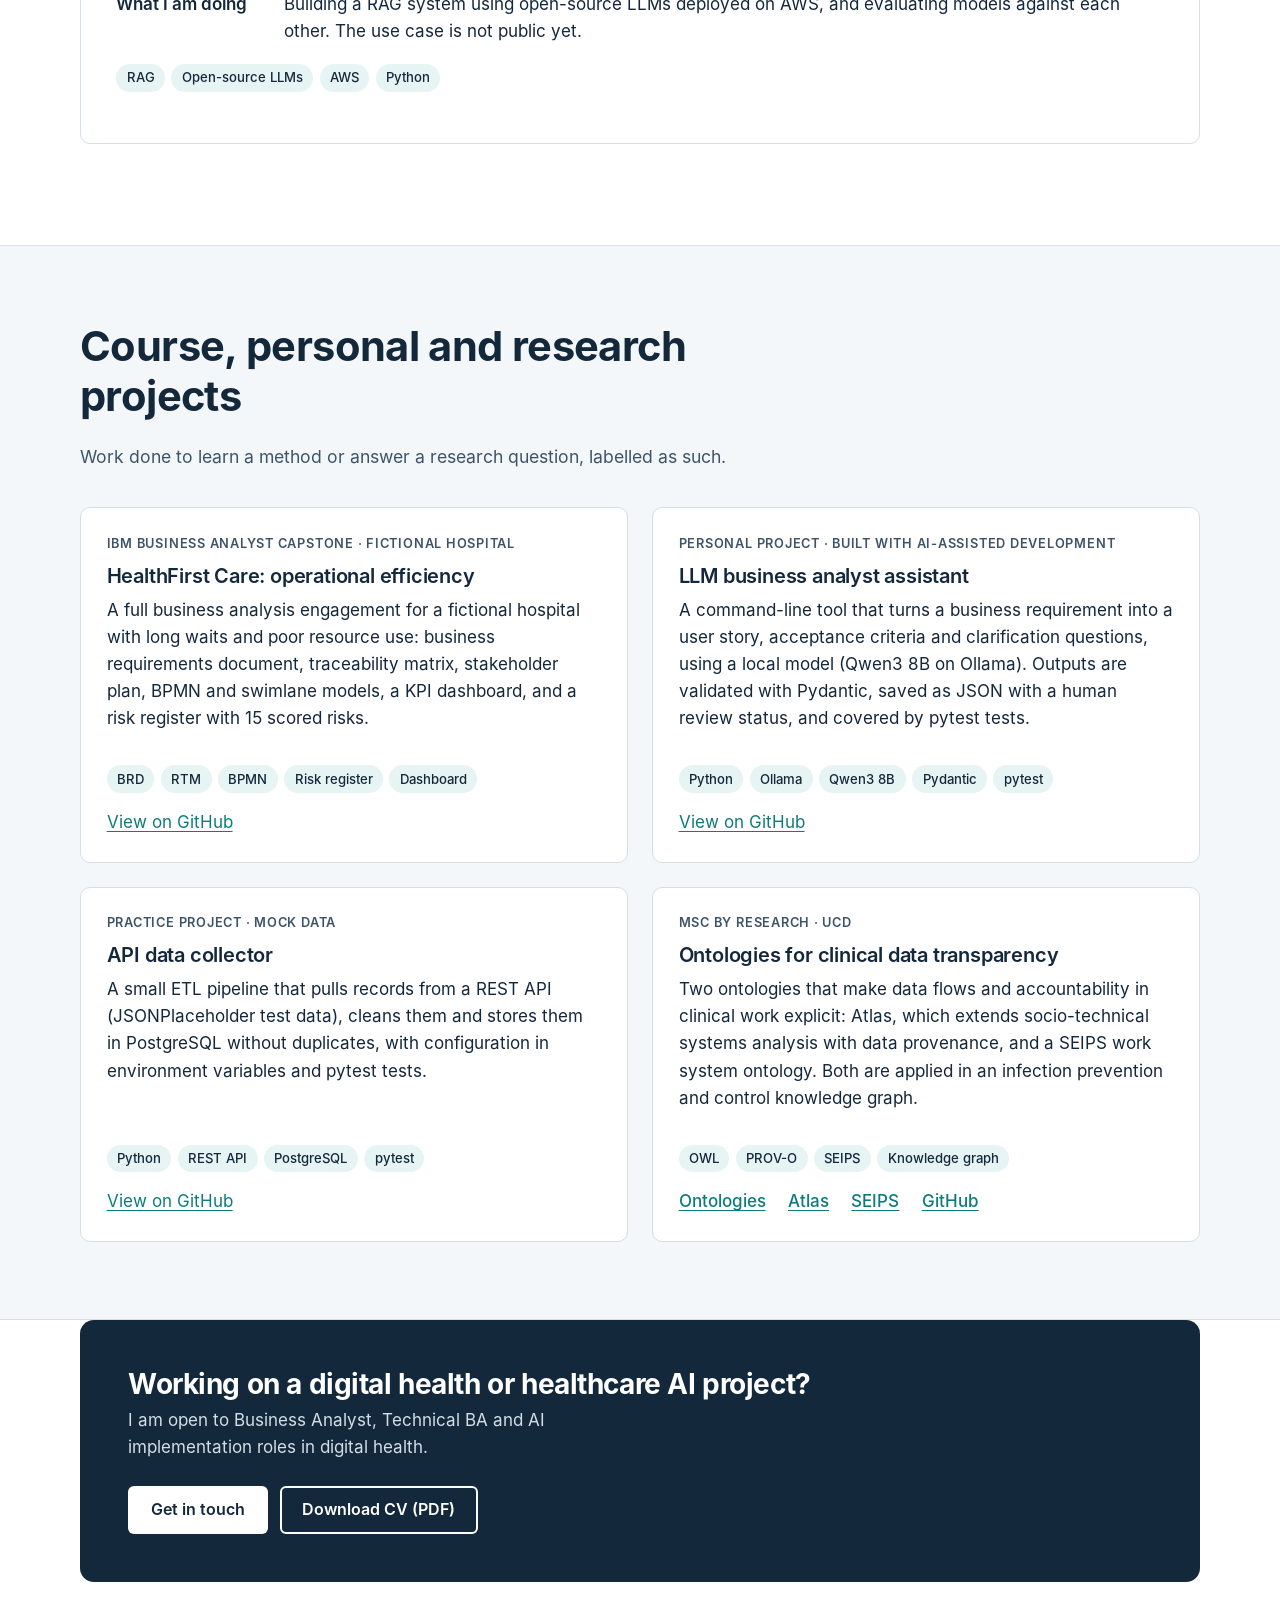
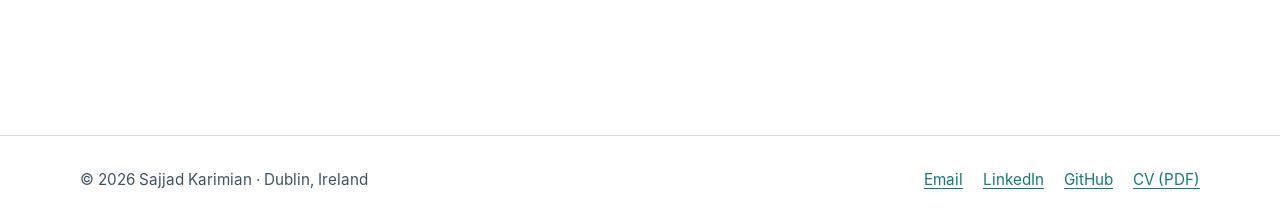
<file: projects.html>
<!DOCTYPE html>
<html lang="en">
<head>
  <meta charset="utf-8">
  <meta name="viewport" content="width=device-width, initial-scale=1">
  <title>Projects | Sajjad Karimian</title>
  <meta name="description" content="Projects by Sajjad Karimian: DHIS2 and Superset for AI-assisted pneumonia triage, a Moodle platform for healthcare education, REDCap on AWS, a dental image exchange system, and course and personal projects.">
  <link rel="canonical" href="https://www.sjka.site/projects.html">
  <meta property="og:type" content="website">
  <meta property="og:site_name" content="Sajjad Karimian">
  <meta property="og:title" content="Projects | Sajjad Karimian">
  <meta property="og:description" content="Projects by Sajjad Karimian: DHIS2 and Superset for AI-assisted pneumonia triage, a Moodle platform for healthcare education, REDCap on AWS, a dental image exchange system, and course and personal projects.">
  <meta property="og:url" content="https://www.sjka.site/projects.html">
  <meta property="og:image" content="https://www.sjka.site/images/og-image.png">
  <meta name="twitter:card" content="summary_large_image">
  <meta name="theme-color" content="#14283C">
  <link rel="icon" href="/favicon.ico" sizes="any">
  <link rel="icon" href="/favicon.svg" type="image/svg+xml">
  <link rel="apple-touch-icon" href="/apple-touch-icon.png">
  <link rel="manifest" href="/site.webmanifest">
  <link rel="preload" href="fonts/inter-regular.woff2" as="font" type="font/woff2" crossorigin>
  <link rel="preload" href="fonts/inter-bold.woff2" as="font" type="font/woff2" crossorigin>
  <link rel="stylesheet" href="styles/main.css">
</head>
<body>
  <a class="skip-link" href="#main">Skip to main content</a>
  <header class="site-header">
    <div class="container header-inner">
      <a class="brand" href="index.html" aria-label="Sajjad Karimian, home">
        <img src="images/brand/logo-mark.svg" alt="" width="46" height="27">
        <span>Sajjad Karimian</span>
      </a>
      <nav class="site-nav" aria-label="Main">
        <ul>
          <li><a href="index.html">Home</a></li>
          <li><a href="projects.html" aria-current="page">Projects</a></li>
          <li><a href="experience.html">Experience</a></li>
          <li><a href="publications.html">Publications</a></li>
          <li><a href="contact.html">Contact</a></li>
        </ul>
      </nav>
    </div>
  </header>

  <main id="main">

    <section class="page-intro">
      <div class="container">
        <h1>Projects</h1>
        <p>Work projects first, then course, personal and research projects. Each one shows the problem, what I did and the result.</p>
        <nav class="jump" aria-label="On this page"><a href="#work-title">Work projects</a><a href="#other-title">Course, personal and research projects</a></nav>
      </div>
    </section>

    <section class="section" aria-labelledby="work-title">
      <div class="container">
        <div class="section-head"><h2 id="work-title">Work projects</h2><p>Systems delivered for real users at University College Dublin, St James's Hospital and in Iran.</p></div>

          <article class="project" id="biotope" aria-labelledby="biotope-t">
            <div class="project-head"><h3 id="biotope-t">BIOTOPE / iCHIS+: AI-assisted pneumonia triage</h3><span class="project-tag">UCD School of Medicine · Malawi · 2026</span></div>
            <dl><dt>Problem</dt><dd>Community health workers in Malawi need to capture clinical data and identify children with pneumonia who are at serious risk of needing hospital care. The project uses a machine learning model built for this purpose.</dd><dt>What I did</dt><dd><ul><li>Deployed and configured a DHIS2 instance on AWS for data capture and integration of the prediction model.</li><li>Fixed DHIS2 metadata import problems with Python scripts that cleaned the configuration files.</li><li>Wrote a BABOK-structured business analysis document and defined deployment options for research, offline and online use.</li><li>Traced delays in the AI prediction workflow to their root causes.</li></ul></dd><dt>Now</dt><dd>Building an Apache Superset reporting dashboard that reads from DHIS2 and REDCap through their APIs.</dd></dl><div style="margin-bottom:1rem"><ul class="chips" aria-label="Tools and methods"><li>DHIS2</li><li>REDCap</li><li>Apache Superset</li><li>AWS Lightsail</li><li>Python</li></ul></div><div class="link-row"><a href="https://www.ucd.ie/medicine/news/2026/newucd-ledaitooloutperformsexistingmethodsforidentifyingseverechildhoodpneumonia/">UCD news about the BIOTOPE model</a></div>
          </article>

          <article class="project" id="victory" aria-labelledby="victory-t">
            <div class="project-head"><h3 id="victory-t">VICTORY: digital health education platform</h3><span class="project-tag">UCD · partners in four countries · 2026</span></div>
            <dl><dt>Problem</dt><dd>A healthcare education project needed a learning platform that partner universities could run and maintain.</dd><dt>What I did</dt><dd><ul><li>Acted as business analyst, working with stakeholders across four countries.</li><li>Led delivery of the production Moodle platform, from server setup to the learner experience.</li><li>Designed a custom Moodle plugin that groups enrolled courses by category, built without core changes so it survives upgrades.</li><li>Ran a usability evaluation with the System Usability Scale and prepared the ethics application for a usability study.</li></ul></dd><dt>Result</dt><dd>Live platform used by around 1,500 users.</dd></dl><div style="margin-bottom:1rem"><ul class="chips" aria-label="Tools and methods"><li>Moodle</li><li>Custom plugins</li><li>Requirements</li><li>SUS</li><li>Linux</li></ul></div><div class="link-row"><a href="https://victory-education.com">Live platform</a><a href="https://github.com/sajjadkarimian/Moodle-Plugins">Moodle plugins on GitHub</a></div>
          </article>

          <article class="project" id="redcap" aria-labelledby="redcap-t">
            <div class="project-head"><h3 id="redcap-t">REDCap on AWS</h3><span class="project-tag">UCD · research data capture</span></div>
            <dl><dt>Problem</dt><dd>Research teams needed a secure, self-hosted platform to capture and manage study data.</dd><dt>What I did</dt><dd>Installed REDCap on AWS Lightsail and maintain it: server and environment, application configuration, updates and user onboarding.</dd><dt>Result</dt><dd>A live REDCap instance used by research staff, including for data capture on the BIOTOPE project.</dd></dl><div style="margin-bottom:1rem"><ul class="chips" aria-label="Tools and methods"><li>REDCap</li><li>AWS Lightsail</li><li>Linux</li></ul></div>
          </article>

          <article class="project" id="dental" aria-labelledby="dental-t">
            <div class="project-head"><h3 id="dental-t">Dental image exchange and management system</h3><span class="project-tag">MSc thesis · Urmia, Iran · 2017 – 2020</span></div><p class="label-note">My role: requirements, design specifications, focus groups, user acceptance testing and evaluation.</p>
            <dl><dt>Problem</dt><dd>Dental radiology images in Urmia's private sector were exchanged on film and paper. Patients carried images between radiology centres and dentists, and images were lost or damaged.</dd><dt>Stakeholders</dt><dd>Dentists, radiologists, radiology assistants and patients.</dd><dt>Elicitation</dt><dd>Semi-structured interviews and observation of how dentists order and review radiology exams. Requirements were ranked by how often users raised them.</dd><dt>Top requirements</dt><dd>Ease of use and a user-friendly interface first, followed by speed, security, communication, notifications and a mobile app.</dd><dt>Design</dt><dd>Use case diagrams and an entity-relationship diagram (ERD). Development was outsourced to a developer, working from these specifications.</dd><dt>Validation</dt><dd>A 10-person focus group reviewed the prototype over several rounds until users were satisfied. I then ran user acceptance testing and a formative evaluation in the first month of live use, followed by a questionnaire with 40 respondents.</dd><dt>Result</dt><dd>In the first month the system was used by 4 radiology centres, 9 dentists and 50 patients. 52.5% of users accessed it on a computer and 40% on a mobile phone. Users reported central image storage, fewer lost or damaged images and less radiation exposure for patients.</dd></dl><div style="margin-bottom:1rem"><ul class="chips" aria-label="Tools and methods"><li>Interviews</li><li>Observation</li><li>Use cases</li><li>ERD</li><li>Focus groups</li><li>UAT</li></ul></div><div class="link-row"><a href="https://doi.org/10.1002/hsr2.1760">Published in Health Science Reports, 2023</a></div>
          </article>

          <article class="project" id="st-james" aria-labelledby="st-james-t">
            <div class="project-head"><h3 id="st-james-t">Clinical data flow and reporting analysis</h3><span class="project-tag">St James's Hospital · 2024 – 2025</span></div>
            <dl><dt>Problem</dt><dd>Fragmented data collection and unclear reporting accountability, with gaps between what was recorded and what was clinically meaningful. The work included reporting of CPE (Carbapenemase-Producing Enterobacterales).</dd><dt>What I did</dt><dd>Elicited requirements from clinical and operational staff, mapped workflows and data flows across departments, and documented reporting standards.</dd><dt>Result</dt><dd>Workflow maps and structured outputs that showed where data quality broke down, used by senior clinical and operational stakeholders. Presented at HEPS 2025.</dd></dl>
          </article>

          <article class="project" id="rag" aria-labelledby="rag-t">
            <div class="project-head"><h3 id="rag-t">Retrieval-augmented generation for a clinical use case</h3><span class="project-tag">UCD · in progress</span></div>
            <dl><dt>What I am doing</dt><dd>Building a RAG system using open-source LLMs deployed on AWS, and evaluating models against each other. The use case is not public yet.</dd></dl><div style="margin-bottom:1rem"><ul class="chips" aria-label="Tools and methods"><li>RAG</li><li>Open-source LLMs</li><li>AWS</li><li>Python</li></ul></div>
          </article>
      </div>
    </section>

    <section class="section section-alt" aria-labelledby="other-title">
      <div class="container">
        <div class="section-head"><h2 id="other-title">Course, personal and research projects</h2><p>Work done to learn a method or answer a research question, labelled as such.</p></div>
        <div class="grid-2">
          <article class="card work-card">
            <span class="tag">IBM Business Analyst capstone · fictional hospital</span>
            <h3>HealthFirst Care: operational efficiency</h3>
            <p>A full business analysis engagement for a fictional hospital with long waits and poor resource use: business requirements document, traceability matrix, stakeholder plan, BPMN and swimlane models, a KPI dashboard, and a risk register with 15 scored risks.</p>
            <div class="stack"><ul class="chips" aria-label="Tools and methods"><li>BRD</li><li>RTM</li><li>BPMN</li><li>Risk register</li><li>Dashboard</li></ul>
            <p style="margin:1rem 0 0"><a href="https://github.com/sajjadkarimian/Business_Analysis_IBM">View on GitHub<span class="visually-hidden">: HealthFirst Care capstone</span></a></p></div>
          </article>
          <article class="card work-card">
            <span class="tag">Personal project · built with AI-assisted development</span>
            <h3>LLM business analyst assistant</h3>
            <p>A command-line tool that turns a business requirement into a user story, acceptance criteria and clarification questions, using a local model (Qwen3 8B on Ollama). Outputs are validated with Pydantic, saved as JSON with a human review status, and covered by pytest tests.</p>
            <div class="stack"><ul class="chips" aria-label="Tools and methods"><li>Python</li><li>Ollama</li><li>Qwen3 8B</li><li>Pydantic</li><li>pytest</li></ul>
            <p style="margin:1rem 0 0"><a href="https://github.com/sajjadkarimian/LLM-BA-Assistant">View on GitHub<span class="visually-hidden">: LLM business analyst assistant</span></a></p></div>
          </article>
          <article class="card work-card">
            <span class="tag">Practice project · mock data</span>
            <h3>API data collector</h3>
            <p>A small ETL pipeline that pulls records from a REST API (JSONPlaceholder test data), cleans them and stores them in PostgreSQL without duplicates, with configuration in environment variables and pytest tests.</p>
            <div class="stack"><ul class="chips" aria-label="Tools and methods"><li>Python</li><li>REST API</li><li>PostgreSQL</li><li>pytest</li></ul>
            <p style="margin:1rem 0 0"><a href="https://github.com/sajjadkarimian/api-data-collector">View on GitHub<span class="visually-hidden">: API data collector</span></a></p></div>
          </article>
          <article class="card work-card">
            <span class="tag">MSc by Research · UCD</span>
            <h3>Ontologies for clinical data transparency</h3>
            <p>Two ontologies that make data flows and accountability in clinical work explicit: Atlas, which extends socio-technical systems analysis with data provenance, and a SEIPS work system ontology. Both are applied in an infection prevention and control knowledge graph.</p>
            <div class="stack"><ul class="chips" aria-label="Tools and methods"><li>OWL</li><li>PROV-O</li><li>SEIPS</li><li>Knowledge graph</li></ul>
            <p class="link-row" style="margin:1rem 0 0"><a href="https://www.sjka.site/ontology/">Ontologies</a><a href="https://www.sjka.site/ontology/atlas/">Atlas</a><a href="https://www.sjka.site/ontology/seips/">SEIPS</a><a href="https://github.com/sajjadkarimian/ontology">GitHub</a></p></div>
          </article>
        </div>
      </div>
    </section>

    <section class="section" aria-labelledby="cta-title" style="padding-top:0">
      <div class="container">
        <div class="cta-band">
          <div>
            <h2 id="cta-title">Working on a digital health or healthcare AI project?</h2>
            <p>I am open to Business Analyst, Technical BA and AI implementation roles in digital health.</p>
          </div>
          <div class="btn-row">
            <a class="btn btn-primary" href="contact.html">Get in touch</a>
            <a class="btn btn-secondary" href="files/Sajjad_Karimian_CV.pdf">Download CV (PDF)</a>
          </div>
        </div>
      </div>
    </section>
  </main>

  <footer class="site-footer">
    <div class="container footer-inner">
      <p style="margin:0">© 2026 Sajjad Karimian · Dublin, Ireland</p>
      <ul>
        <li><a href="mailto:sajjad.karimian94@gmail.com">Email</a></li>
        <li><a href="https://www.linkedin.com/in/sajjad-karimian">LinkedIn</a></li>
        <li><a href="https://github.com/sajjadkarimian">GitHub</a></li>
        <li><a href="files/Sajjad_Karimian_CV.pdf">CV (PDF)</a></li>
      </ul>
    </div>
  </footer>
</body>
</html>
</file>
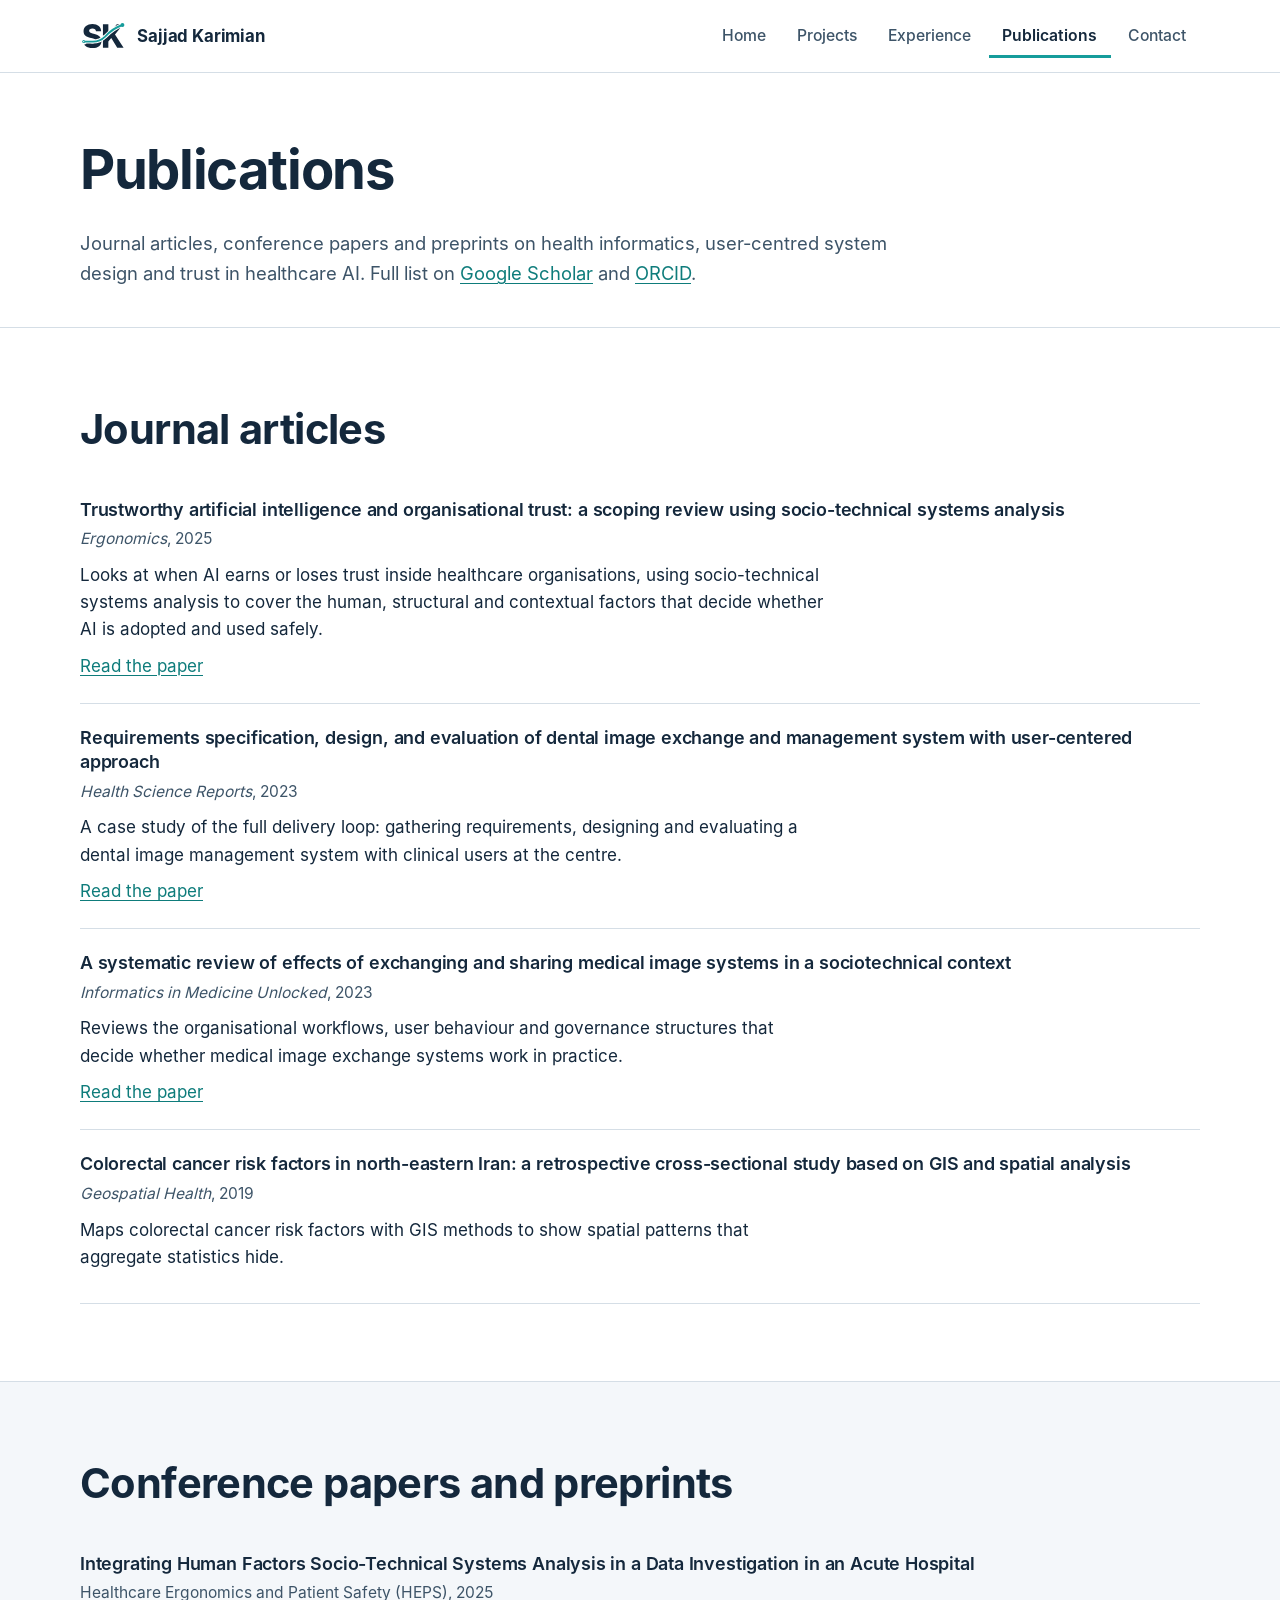
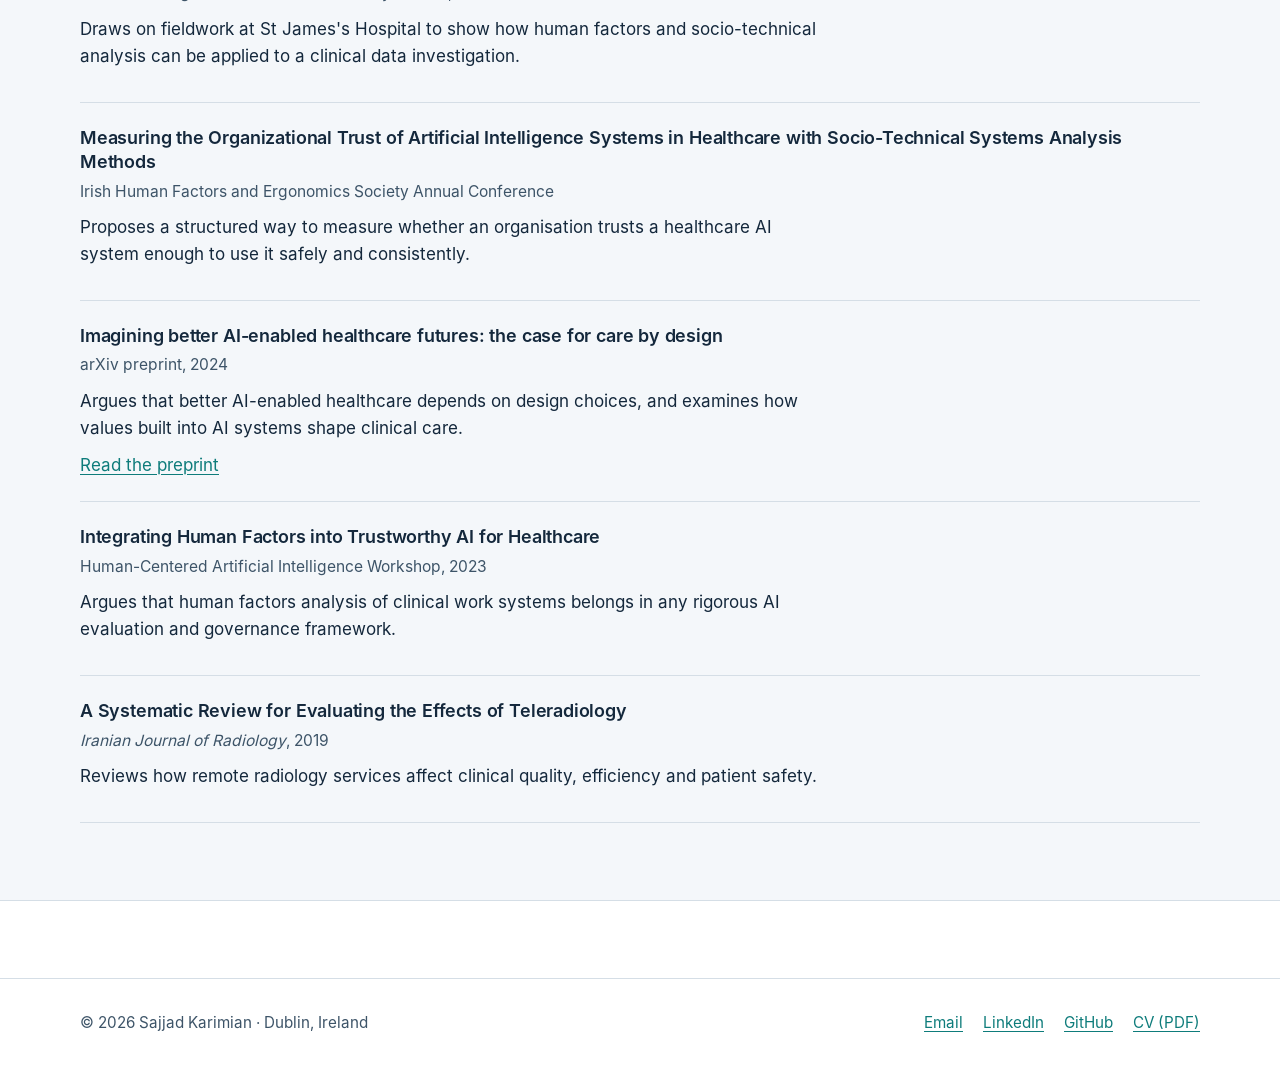
<file: publications.html>
<!DOCTYPE html>
<html lang="en">
<head>
  <meta charset="utf-8">
  <meta name="viewport" content="width=device-width, initial-scale=1">
  <title>Publications | Sajjad Karimian</title>
  <meta name="description" content="Publications by Sajjad Karimian on health informatics, user-centred system design and trust in healthcare AI.">
  <link rel="canonical" href="https://www.sjka.site/publications.html">
  <meta property="og:type" content="website">
  <meta property="og:site_name" content="Sajjad Karimian">
  <meta property="og:title" content="Publications | Sajjad Karimian">
  <meta property="og:description" content="Publications by Sajjad Karimian on health informatics, user-centred system design and trust in healthcare AI.">
  <meta property="og:url" content="https://www.sjka.site/publications.html">
  <meta property="og:image" content="https://www.sjka.site/images/og-image.png">
  <meta name="twitter:card" content="summary_large_image">
  <meta name="theme-color" content="#14283C">
  <link rel="icon" href="/favicon.ico" sizes="any">
  <link rel="icon" href="/favicon.svg" type="image/svg+xml">
  <link rel="apple-touch-icon" href="/apple-touch-icon.png">
  <link rel="manifest" href="/site.webmanifest">
  <link rel="preload" href="fonts/inter-regular.woff2" as="font" type="font/woff2" crossorigin>
  <link rel="preload" href="fonts/inter-bold.woff2" as="font" type="font/woff2" crossorigin>
  <link rel="stylesheet" href="styles/main.css">
</head>
<body>
  <a class="skip-link" href="#main">Skip to main content</a>
  <header class="site-header">
    <div class="container header-inner">
      <a class="brand" href="index.html" aria-label="Sajjad Karimian, home">
        <img src="images/brand/logo-mark.svg" alt="" width="46" height="27">
        <span>Sajjad Karimian</span>
      </a>
      <nav class="site-nav" aria-label="Main">
        <ul>
          <li><a href="index.html">Home</a></li>
          <li><a href="projects.html">Projects</a></li>
          <li><a href="experience.html">Experience</a></li>
          <li><a href="publications.html" aria-current="page">Publications</a></li>
          <li><a href="contact.html">Contact</a></li>
        </ul>
      </nav>
    </div>
  </header>

  <main id="main">

    <section class="page-intro">
      <div class="container">
        <h1>Publications</h1>
        <p>Journal articles, conference papers and preprints on health informatics, user-centred system design and trust in healthcare AI. Full list on <a href="https://tinyurl.com/sajjadgoogle">Google Scholar</a> and <a href="https://orcid.org/0000-0002-9772-144X">ORCID</a>.</p>
      </div>
    </section>
    <section class="section" aria-labelledby="j-title">
      <div class="container">
        <h2 id="j-title">Journal articles</h2>
        <ol class="pub-list">
          <li><h3>Trustworthy artificial intelligence and organisational trust: a scoping review using socio-technical systems analysis</h3><p class="pub-venue"><em>Ergonomics</em>, 2025</p><p>Looks at when AI earns or loses trust inside healthcare organisations, using socio-technical systems analysis to cover the human, structural and contextual factors that decide whether AI is adopted and used safely.</p><a href="https://doi.org/10.1080/00140139.2025.2512426">Read the paper<span class="visually-hidden">: Trustworthy artificial intelligence and organisational trust: a scoping review using socio-technical systems analysis</span></a></li>
          <li><h3>Requirements specification, design, and evaluation of dental image exchange and management system with user-centered approach</h3><p class="pub-venue"><em>Health Science Reports</em>, 2023</p><p>A case study of the full delivery loop: gathering requirements, designing and evaluating a dental image management system with clinical users at the centre.</p><a href="https://doi.org/10.1002/hsr2.1760">Read the paper<span class="visually-hidden">: Requirements specification, design, and evaluation of dental image exchange and management system with user-centered approach</span></a></li>
          <li><h3>A systematic review of effects of exchanging and sharing medical image systems in a sociotechnical context</h3><p class="pub-venue"><em>Informatics in Medicine Unlocked</em>, 2023</p><p>Reviews the organisational workflows, user behaviour and governance structures that decide whether medical image exchange systems work in practice.</p><a href="https://doi.org/10.1016/j.imu.2023.101214">Read the paper<span class="visually-hidden">: A systematic review of effects of exchanging and sharing medical image systems in a sociotechnical context</span></a></li>
          <li><h3>Colorectal cancer risk factors in north-eastern Iran: a retrospective cross-sectional study based on GIS and spatial analysis</h3><p class="pub-venue"><em>Geospatial Health</em>, 2019</p><p>Maps colorectal cancer risk factors with GIS methods to show spatial patterns that aggregate statistics hide.</p></li>
        </ol>
      </div>
    </section>
    <section class="section section-alt" aria-labelledby="c-title">
      <div class="container">
        <h2 id="c-title">Conference papers and preprints</h2>
        <ol class="pub-list">
          <li><h3>Integrating Human Factors Socio-Technical Systems Analysis in a Data Investigation in an Acute Hospital</h3><p class="pub-venue">Healthcare Ergonomics and Patient Safety (HEPS), 2025</p><p>Draws on fieldwork at St James's Hospital to show how human factors and socio-technical analysis can be applied to a clinical data investigation.</p></li>
          <li><h3>Measuring the Organizational Trust of Artificial Intelligence Systems in Healthcare with Socio-Technical Systems Analysis Methods</h3><p class="pub-venue">Irish Human Factors and Ergonomics Society Annual Conference</p><p>Proposes a structured way to measure whether an organisation trusts a healthcare AI system enough to use it safely and consistently.</p></li>
          <li><h3>Imagining better AI-enabled healthcare futures: the case for care by design</h3><p class="pub-venue">arXiv preprint, 2024</p><p>Argues that better AI-enabled healthcare depends on design choices, and examines how values built into AI systems shape clinical care.</p><a href="https://arxiv.org/abs/2411.02067">Read the preprint<span class="visually-hidden">: Imagining better AI-enabled healthcare futures: the case for care by design</span></a></li>
          <li><h3>Integrating Human Factors into Trustworthy AI for Healthcare</h3><p class="pub-venue">Human-Centered Artificial Intelligence Workshop, 2023</p><p>Argues that human factors analysis of clinical work systems belongs in any rigorous AI evaluation and governance framework.</p></li>
          <li><h3>A Systematic Review for Evaluating the Effects of Teleradiology</h3><p class="pub-venue"><em>Iranian Journal of Radiology</em>, 2019</p><p>Reviews how remote radiology services affect clinical quality, efficiency and patient safety.</p></li>
        </ol>
      </div>
    </section>
  </main>

  <footer class="site-footer">
    <div class="container footer-inner">
      <p style="margin:0">© 2026 Sajjad Karimian · Dublin, Ireland</p>
      <ul>
        <li><a href="mailto:sajjad.karimian94@gmail.com">Email</a></li>
        <li><a href="https://www.linkedin.com/in/sajjad-karimian">LinkedIn</a></li>
        <li><a href="https://github.com/sajjadkarimian">GitHub</a></li>
        <li><a href="files/Sajjad_Karimian_CV.pdf">CV (PDF)</a></li>
      </ul>
    </div>
  </footer>
</body>
</html>
</file>
<file: styles/main.css>
/* ==========================================================================
   sjka.site — design system
   Brand: navy #14283C · teal #169C9B (graphics only) · teal-dark #0E7C7B (text)
   Contrast targets: WCAG 2.2 AA minimum for all text and interactive states.
   ========================================================================== */

@font-face { font-family: "Inter"; src: url("../fonts/inter-regular.woff2") format("woff2"); font-weight: 400; font-style: normal; font-display: swap; }
@font-face { font-family: "Inter"; src: url("../fonts/inter-medium.woff2") format("woff2"); font-weight: 500; font-style: normal; font-display: swap; }
@font-face { font-family: "Inter"; src: url("../fonts/inter-semibold.woff2") format("woff2"); font-weight: 600; font-style: normal; font-display: swap; }
@font-face { font-family: "Inter"; src: url("../fonts/inter-bold.woff2") format("woff2"); font-weight: 700; font-style: normal; font-display: swap; }

:root {
  --navy: #14283C;
  --navy-2: #1E3850;
  --teal: #169C9B;          /* accents, rules, icons — not for small text */
  --teal-dark: #0E7C7B;     /* links & button text: 5.0:1 on white */
  --teal-tint: #E6F4F4;
  --ink: #14283C;
  --ink-2: #3D5468;         /* secondary text: 7.9:1 */
  --line: #D5DEE6;
  --bg: #FFFFFF;
  --bg-alt: #F4F7FA;
  --radius: 10px;
  --radius-sm: 6px;
  --shadow: 0 1px 2px rgba(20, 40, 60, .06), 0 4px 16px rgba(20, 40, 60, .06);
  --max: 1120px;
  --measure: 68ch;
  --font: "Inter", system-ui, -apple-system, "Segoe UI", Roboto, sans-serif;
  --step--1: .875rem;
  --step-0: 1.0625rem;
  --step-1: 1.25rem;
  --step-2: clamp(1.45rem, 1.2rem + 1vw, 1.75rem);
  --step-3: clamp(1.9rem, 1.4rem + 2vw, 2.6rem);
  --step-4: clamp(2.3rem, 1.6rem + 3vw, 3.4rem);
}

*, *::before, *::after { box-sizing: border-box; }
html { -webkit-text-size-adjust: 100%; scroll-padding-top: 88px; }
body {
  margin: 0; font-family: var(--font); font-size: var(--step-0); line-height: 1.6;
  color: var(--ink); background: var(--bg); text-rendering: optimizeLegibility;
  -webkit-font-smoothing: antialiased;
}
img { max-width: 100%; height: auto; display: block; }
h1, h2, h3, h4 { line-height: 1.2; margin: 0 0 .5em; letter-spacing: -0.015em; font-weight: 700; color: var(--navy); }
h1 { font-size: var(--step-4); letter-spacing: -0.025em; }
h2 { font-size: var(--step-3); }
h3 { font-size: var(--step-1); font-weight: 600; letter-spacing: -0.01em; }
p { margin: 0 0 1em; }
ul { margin: 0; padding-left: 1.2em; }
li { margin-bottom: .4em; }
li::marker { color: var(--teal); }
strong { font-weight: 600; }

a { color: var(--teal-dark); text-decoration: underline; text-decoration-thickness: 1px; text-underline-offset: 3px; }
a:hover { color: var(--navy); text-decoration-thickness: 2px; }
:focus-visible { outline: 3px solid var(--teal); outline-offset: 3px; border-radius: 4px; }

.container { width: min(100% - 2.5rem, var(--max)); margin-inline: auto; }
.measure { max-width: var(--measure); }
.muted { color: var(--ink-2); }
.small { font-size: var(--step--1); }
.visually-hidden { position: absolute !important; width: 1px; height: 1px; overflow: hidden; clip: rect(0 0 0 0); white-space: nowrap; }

/* Skip link */
.skip-link { position: absolute; left: 1rem; top: -100px; z-index: 100; background: var(--navy); color: #fff; padding: .75rem 1rem; border-radius: var(--radius-sm); }
.skip-link:focus { top: 1rem; color: #fff; }

/* Header */
.site-header { position: sticky; top: 0; z-index: 50; background: rgba(255,255,255,.96); border-bottom: 1px solid var(--line); backdrop-filter: saturate(1.4) blur(6px); }
.header-inner { display: flex; align-items: center; justify-content: space-between; gap: 1.5rem; min-height: 72px; }
.brand { display: inline-flex; align-items: center; gap: .7rem; text-decoration: none; color: var(--navy); font-weight: 700; font-size: 1.05rem; letter-spacing: -0.01em; }
.brand img { width: 46px; height: auto; }
.brand:hover { color: var(--navy); }
.site-nav ul { list-style: none; display: flex; gap: .25rem; padding: 0; margin: 0; }
.site-nav li { margin: 0; }
.site-nav a { display: block; padding: .6rem .85rem; min-height: 44px; border-radius: var(--radius-sm); color: var(--ink-2); text-decoration: none; font-weight: 500; font-size: .98rem; }
.site-nav a:hover { color: var(--navy); background: var(--bg-alt); }
.site-nav a[aria-current="page"] { color: var(--navy); font-weight: 600; box-shadow: inset 0 -3px 0 var(--teal); border-radius: 0; }

@media (max-width: 760px) {
  .header-inner { flex-wrap: wrap; gap: .25rem; padding: .6rem 0 .2rem; }
  .site-nav { width: 100%; }
  .site-nav ul { gap: 0; flex-wrap: wrap; justify-content: space-between; }
  .site-nav a { padding: .6rem .2rem; font-size: .86rem; white-space: nowrap; }
}

/* Buttons */
.btn { display: inline-flex; align-items: center; justify-content: center; gap: .5rem; min-height: 48px; padding: .75rem 1.3rem; border-radius: var(--radius-sm); font-weight: 600; font-size: 1rem; text-decoration: none; border: 2px solid transparent; cursor: pointer; font-family: inherit; line-height: 1.2; }
.btn-primary { background: var(--navy); color: #fff; }
.btn-primary:hover { background: var(--navy-2); color: #fff; }
.btn-secondary { background: #fff; color: var(--navy); border-color: var(--navy); }
.btn-secondary:hover { background: var(--bg-alt); color: var(--navy); }
.btn[disabled] { opacity: .6; cursor: progress; }
.btn-row { display: flex; flex-wrap: wrap; gap: .75rem; }

/* Sections */
.section { padding: clamp(3.5rem, 6vw, 5.5rem) 0; }
.section-alt { background: var(--bg-alt); border-block: 1px solid var(--line); }
.section-head { max-width: var(--measure); margin-bottom: 2.25rem; }
.section-head p { color: var(--ink-2); font-size: 1.1rem; margin: 0; }
.eyebrow { display: inline-block; font-size: .8rem; font-weight: 600; letter-spacing: .12em; text-transform: uppercase; color: var(--teal-dark); margin-bottom: .9rem; }

/* Page intro (inner pages) */
.page-intro { padding: clamp(3rem, 5vw, 4.5rem) 0 clamp(2rem, 3vw, 2.5rem); border-bottom: 1px solid var(--line); }
.page-intro p { font-size: 1.15rem; color: var(--ink-2); max-width: var(--measure); margin: 0; }

/* Hero */
.hero { padding: clamp(3rem, 6vw, 5.5rem) 0; }
.hero-grid { display: grid; grid-template-columns: minmax(0, 1.35fr) minmax(0, .85fr); gap: clamp(2rem, 5vw, 4.5rem); align-items: center; }
.hero .role { font-size: var(--step-1); font-weight: 600; color: var(--teal-dark); margin: -.15em 0 1.1rem; }
.hero .lead { font-size: 1.2rem; line-height: 1.55; color: var(--ink); max-width: 36em; }
.hero .btn-row { margin: 1.75rem 0 1.5rem; }
.hero-links { display: flex; flex-wrap: wrap; gap: .25rem 1.25rem; padding: 0; list-style: none; font-size: .98rem; }
.hero-links li { margin: 0; }
.hero-photo { position: relative; }
.hero-photo img { width: 100%; aspect-ratio: 4 / 5; object-fit: cover; border-radius: 14px; box-shadow: var(--shadow); }
.hero-photo figcaption { margin-top: .9rem; font-size: .92rem; color: var(--ink-2); display: flex; flex-wrap: wrap; gap: .2rem 1rem; }
@media (max-width: 860px) {
  .hero-grid { grid-template-columns: 1fr; }
  .hero-photo { max-width: 300px; }
}

/* Cards & grids */
.grid-3 { display: grid; grid-template-columns: repeat(3, minmax(0, 1fr)); gap: 1.5rem; }
.grid-2 { display: grid; grid-template-columns: repeat(2, minmax(0, 1fr)); gap: 1.5rem; }
@media (max-width: 900px) { .grid-3 { grid-template-columns: 1fr; } }
@media (max-width: 760px) { .grid-2 { grid-template-columns: 1fr; } }
.card { background: #fff; border: 1px solid var(--line); border-radius: var(--radius); padding: 1.6rem; }
.card h3 { margin-bottom: .55rem; }
.card p:last-child, .card ul:last-child { margin-bottom: 0; }
.card .tag { font-size: .8rem; font-weight: 600; letter-spacing: .06em; text-transform: uppercase; color: var(--ink-2); margin-bottom: .6rem; display: block; }
.capability { border-top: 3px solid var(--teal); }
.capability ul { font-size: .98rem; color: var(--ink-2); }

.work-card { display: flex; flex-direction: column; }
.work-card .stack { margin-top: auto; padding-top: 1rem; }
.chips { display: flex; flex-wrap: wrap; gap: .4rem; list-style: none; padding: 0; margin: 0; }
.chips li { margin: 0; font-size: .82rem; font-weight: 500; color: var(--navy); background: var(--teal-tint); border-radius: 999px; padding: .2rem .65rem; }

/* Project detail */
.project { border: 1px solid var(--line); border-radius: var(--radius); padding: clamp(1.4rem, 3vw, 2.2rem); background: #fff; margin-bottom: 1.5rem; }
.project-head { display: flex; flex-wrap: wrap; justify-content: space-between; gap: .5rem 1.5rem; align-items: baseline; margin-bottom: 1rem; }
.project-head h3 { font-size: var(--step-2); margin: 0; }
.project dl { display: grid; grid-template-columns: 9rem minmax(0, 1fr); gap: .6rem 1.5rem; margin: 0 0 1.2rem; }
.project dt { font-weight: 600; color: var(--navy); }
.project dd { margin: 0; color: var(--ink); }
.project dd ul { padding-left: 1.1em; }
@media (max-width: 640px) { .project dl { grid-template-columns: 1fr; gap: .2rem; } .project dd { margin-bottom: .7rem; } }
.link-row { display: flex; flex-wrap: wrap; gap: .5rem 1.4rem; font-weight: 500; }

/* Timeline */
.timeline { list-style: none; padding: 0; margin: 0; border-left: 2px solid var(--line); }
.timeline > li { position: relative; padding: 0 0 2.4rem 2rem; margin: 0; }
.timeline > li::before { content: ""; position: absolute; left: -8px; top: .45rem; width: 14px; height: 14px; border-radius: 50%; background: #fff; border: 3px solid var(--teal); }
.timeline > li:last-child { padding-bottom: 0; }
.tl-meta { font-size: .92rem; color: var(--ink-2); font-weight: 500; margin-bottom: .2rem; font-variant-numeric: tabular-nums; }
.timeline h3 { margin-bottom: .15rem; }
.tl-org { color: var(--ink-2); margin-bottom: .7rem; }
.timeline h4 { font-size: 1rem; color: var(--teal-dark); margin: 1rem 0 .35rem; font-weight: 600; letter-spacing: 0; }
.timeline ul { max-width: var(--measure); }

/* Two-column layout for skills / education */
.split { display: grid; grid-template-columns: 15rem minmax(0, 1fr); gap: 2rem 3rem; }
@media (max-width: 860px) { .split { grid-template-columns: 1fr; gap: 1rem; } }
.split h2 { font-size: var(--step-2); }
.skill-groups { display: grid; grid-template-columns: repeat(2, minmax(0, 1fr)); gap: 1.25rem; }
@media (max-width: 760px) { .skill-groups { grid-template-columns: 1fr; } }
.skill-groups h3 { font-size: 1.02rem; margin-bottom: .6rem; }

.plain-list { list-style: none; padding: 0; margin: 0; }
.plain-list > li { padding: 1rem 0; border-bottom: 1px solid var(--line); margin: 0; }
.plain-list > li:first-child { padding-top: 0; }
.plain-list > li:last-child { border-bottom: 0; }
.row-between { display: flex; flex-wrap: wrap; justify-content: space-between; gap: .25rem 1rem; align-items: baseline; }
.row-between .when { color: var(--ink-2); font-size: .95rem; font-variant-numeric: tabular-nums; white-space: nowrap; }

/* Publications */
.pub-list { list-style: none; padding: 0; margin: 0; counter-reset: pub; }
.pub-list > li { padding: 1.4rem 0; border-bottom: 1px solid var(--line); margin: 0; }
.pub-list h3 { font-size: 1.12rem; margin-bottom: .35rem; line-height: 1.35; }
.pub-venue { color: var(--ink-2); font-size: .97rem; margin-bottom: .6rem; }
.pub-venue em { font-style: italic; }
.pub-list p { max-width: var(--measure); margin-bottom: .6rem; }

/* Contact */
.contact-grid { display: grid; grid-template-columns: minmax(0, .9fr) minmax(0, 1.1fr); gap: clamp(2rem, 5vw, 4rem); align-items: start; }
@media (max-width: 860px) { .contact-grid { grid-template-columns: 1fr; } }
.contact-details { list-style: none; padding: 0; margin: 0 0 1.5rem; }
.contact-details li { padding: .9rem 0; border-bottom: 1px solid var(--line); margin: 0; }
.contact-details .label { display: block; font-size: .85rem; font-weight: 600; color: var(--ink-2); text-transform: uppercase; letter-spacing: .08em; }
.form-field { margin-bottom: 1.15rem; }
.form-field label { display: block; font-weight: 600; margin-bottom: .35rem; color: var(--navy); }
.form-field .hint { font-weight: 400; color: var(--ink-2); font-size: .9rem; }
.input, textarea { width: 100%; font: inherit; font-size: 1rem; color: var(--ink); padding: .75rem .9rem; min-height: 48px; border: 1.5px solid #8A9BAB; border-radius: var(--radius-sm); background: #fff; }
textarea { min-height: 170px; resize: vertical; }
.input:focus, textarea:focus { outline: 3px solid var(--teal); outline-offset: 1px; border-color: var(--navy); }
.form-status { margin: 1rem 0 0; font-weight: 500; min-height: 1.5em; }
.form-status.success { color: #11633A; }
.form-status.error { color: #A3221B; }

/* CTA band */
.cta-band { background: var(--navy); color: #fff; border-radius: 14px; padding: clamp(2rem, 4vw, 3rem); display: flex; flex-wrap: wrap; align-items: center; justify-content: space-between; gap: 1.5rem; }
.cta-band h2 { color: #fff; font-size: var(--step-2); margin: 0 0 .35rem; }
.cta-band p { color: #D3DEE7; margin: 0; max-width: 46ch; }
.cta-band .btn-primary { background: #fff; color: var(--navy); }
.cta-band .btn-primary:hover { background: var(--teal-tint); }
.cta-band .btn-secondary { background: transparent; color: #fff; border-color: #fff; }
.cta-band .btn-secondary:hover { background: rgba(255,255,255,.1); }
.cta-band a:focus-visible { outline-color: #fff; }

/* Footer */
.site-footer { border-top: 1px solid var(--line); padding: 2rem 0; margin-top: clamp(3rem, 6vw, 5rem); color: var(--ink-2); font-size: .95rem; }
.footer-inner { display: flex; flex-wrap: wrap; justify-content: space-between; align-items: center; gap: 1rem; }
.footer-inner ul { list-style: none; display: flex; flex-wrap: wrap; gap: .25rem 1.25rem; padding: 0; margin: 0; }
.footer-inner li { margin: 0; }

@media (prefers-reduced-motion: reduce) {
  *, *::before, *::after { animation: none !important; transition: none !important; scroll-behavior: auto !important; }
}
@media print {
  .site-header, .site-footer, .skip-link, .cta-band { display: none; }
  a { color: inherit; }
}

/* ---------- additions: portfolio v2 ---------- */
.hero .role-sub { font-size: 1.02rem; font-weight: 500; color: var(--ink-2); margin: -.6rem 0 1.1rem; letter-spacing: .01em; }
.jump { display: flex; flex-wrap: wrap; gap: .5rem 1.5rem; margin-top: 1.25rem; font-weight: 500; }
.project-tag { font-size: .8rem; font-weight: 600; letter-spacing: .06em; text-transform: uppercase; color: var(--ink-2); }
.label-note { margin: -.4rem 0 1rem; padding: .55rem .8rem; background: var(--teal-tint); border-left: 3px solid var(--teal); border-radius: 0 var(--radius-sm) var(--radius-sm) 0; font-size: .95rem; }
.job-list h3 { font-size: 1.08rem; margin: 0; }
.kv { display: grid; grid-template-columns: 11rem minmax(0, 1fr); gap: .9rem 1.5rem; margin: 0; }
.kv dt { font-weight: 600; color: var(--navy); }
.kv dd { margin: 0; color: var(--ink-2); }
@media (max-width: 640px) { .kv { grid-template-columns: 1fr; gap: .15rem; } .kv dd { margin-bottom: .8rem; } }

/* Scroll-driven career story */
.story-wrap { position: relative; max-width: 820px; }
.story-track { position: absolute; left: 11px; top: 6px; bottom: 6px; width: 3px; background: var(--line); border-radius: 3px; }
.story-fill { position: absolute; inset: 0; background: var(--teal); border-radius: 3px; transform-origin: top; transform: scaleY(0); }
.story-list { list-style: none; padding: 0; margin: 0; }
.story-step { position: relative; padding: 0 0 2.25rem 3rem; margin: 0; }
.story-step:last-child { padding-bottom: 0; }
.story-marker { position: absolute; left: 3px; top: 1.35rem; width: 19px; height: 19px; border-radius: 50%; background: #fff; border: 3px solid var(--teal); transition: background-color .3s ease, transform .3s ease; }
.story-step.is-current .story-marker { background: var(--teal); transform: scale(1.15); }
.story-card { background: #fff; border: 1px solid var(--line); border-radius: var(--radius); padding: 1.25rem 1.4rem; }
.story-card h3 { margin: 0 0 .4rem; }
.story-card p:last-child { margin: 0; color: var(--ink-2); }
.story-meta { display: flex; flex-wrap: wrap; gap: .35rem .9rem; align-items: center; margin: 0 0 .45rem; font-size: .9rem; font-weight: 600; }
.story-when { color: var(--teal-dark); font-variant-numeric: tabular-nums; }
.story-place { color: var(--ink-2); font-weight: 500; }
.story-place::before { content: ""; display: inline-block; width: 6px; height: 6px; border-radius: 50%; background: var(--ink-2); margin-right: .45rem; vertical-align: middle; opacity: .6; }
.story-step[data-move] .story-card { border-color: var(--teal); box-shadow: 0 0 0 1px var(--teal); }
.story-step[data-move]::before { content: "Iran → Ireland"; display: inline-block; margin: 0 0 .75rem; font-size: .78rem; font-weight: 600; letter-spacing: .08em; text-transform: uppercase; color: var(--navy); background: var(--teal-tint); padding: .25rem .6rem; border-radius: 999px; }
.story-js .story-step .story-card { opacity: 0; transform: translateY(24px); transition: opacity .6s ease, transform .6s ease; }
.story-js .story-step.is-visible .story-card { opacity: 1; transform: none; }
@media (prefers-reduced-motion: reduce) { .story-js .story-step .story-card { opacity: 1; transform: none; } }
.story-step[data-move] .story-marker { top: 3.95rem; }
</file>
